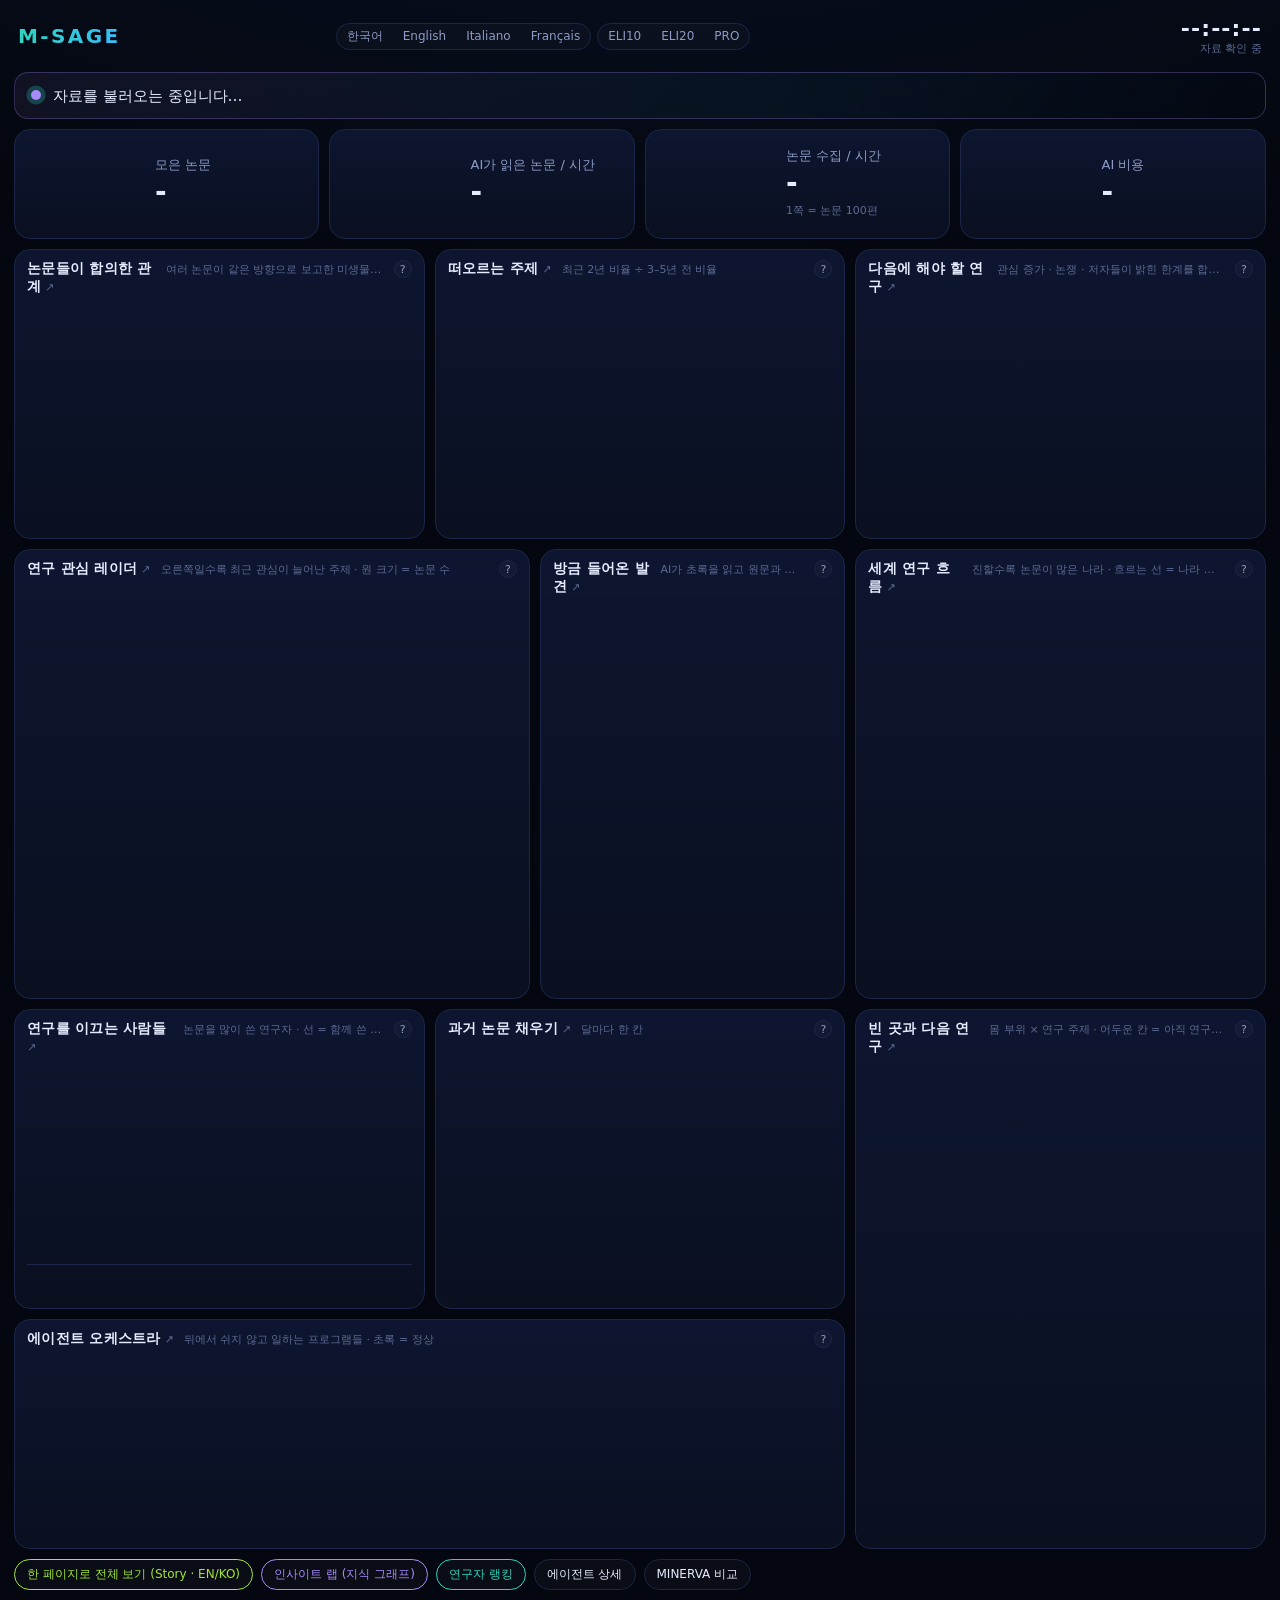
<file: index.html>
<!doctype html><html lang="ko"><head><meta charset="utf-8"><meta name="viewport" content="width=device-width, initial-scale=1">
<title>M-SAGE</title><meta http-equiv="refresh" content="0; url=cockpit.html"></head>
<body style="background:#04070f;color:#e6ecff;font-family:system-ui,sans-serif"><p><a href="story.html" style="color:#2dd4bf">M-SAGE story</a> · <a href="cockpit.html" style="color:#2dd4bf">cockpit</a></p></body></html>
</file>
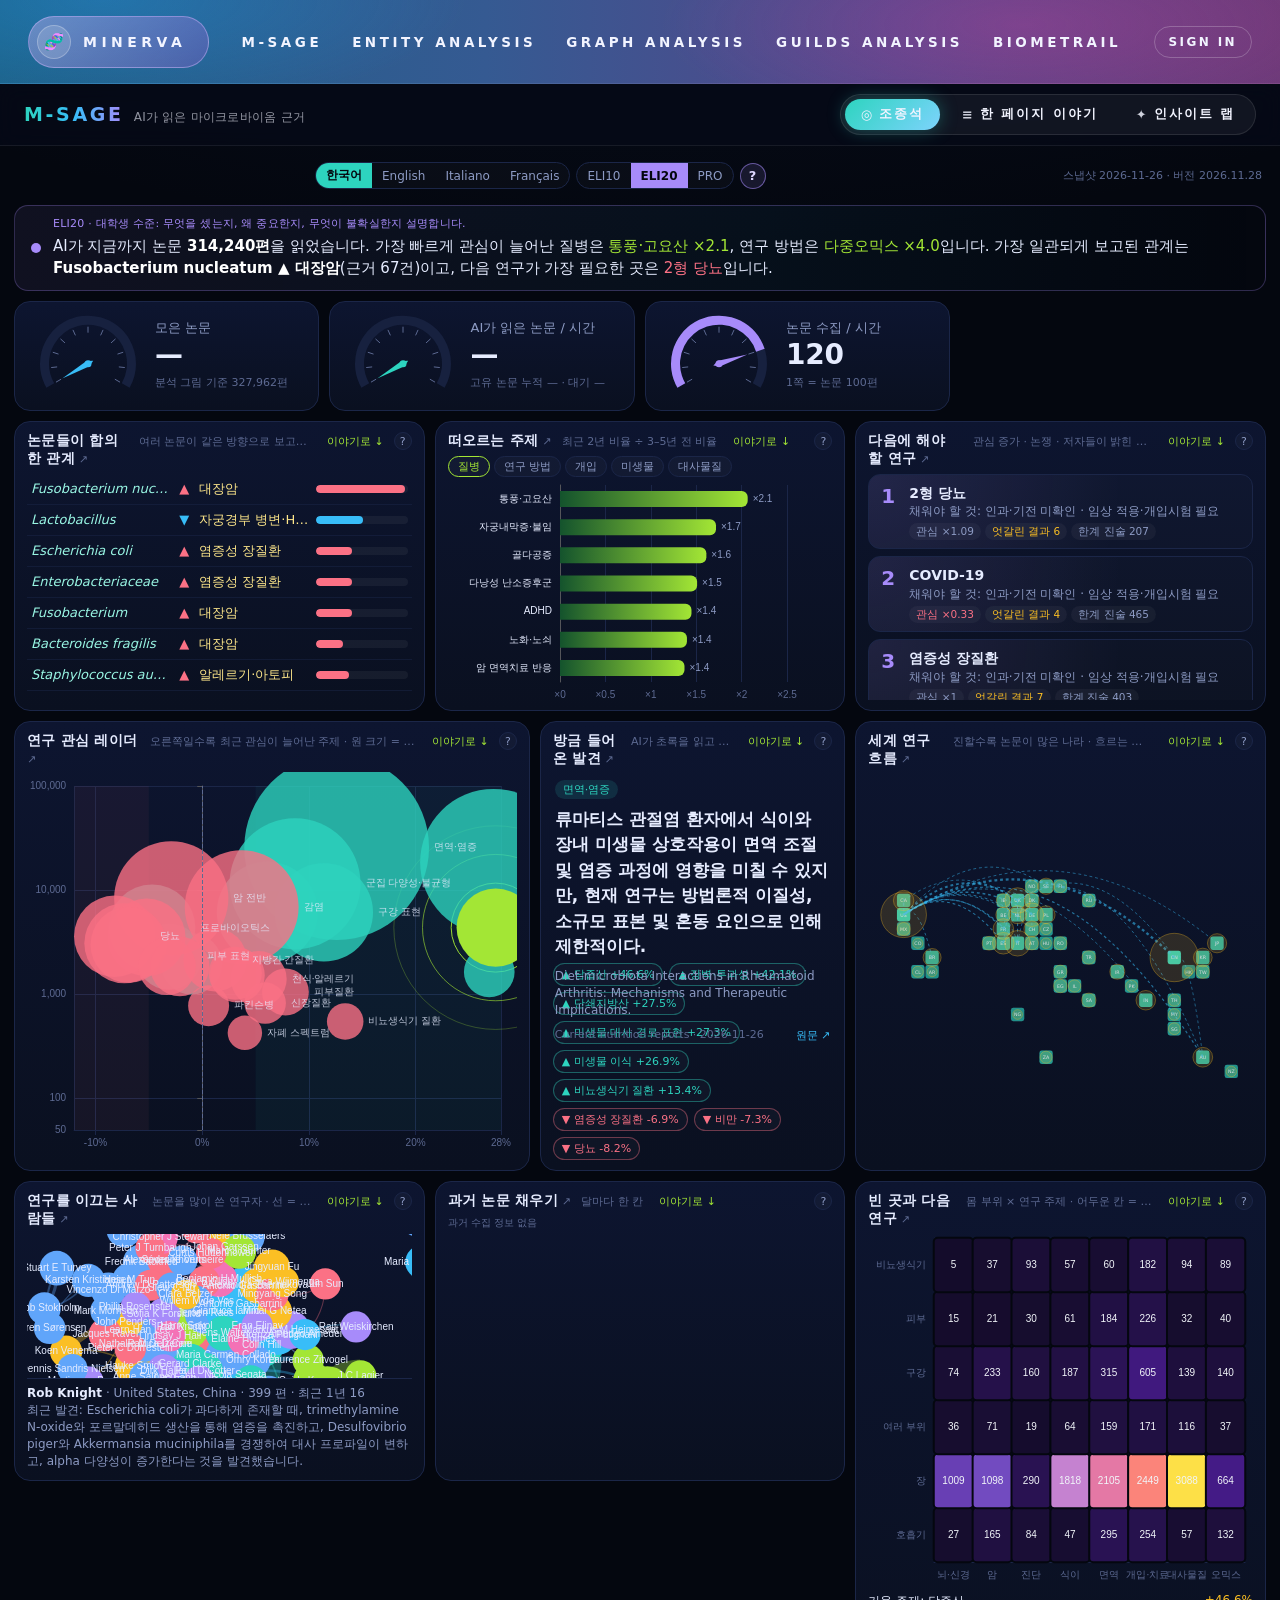
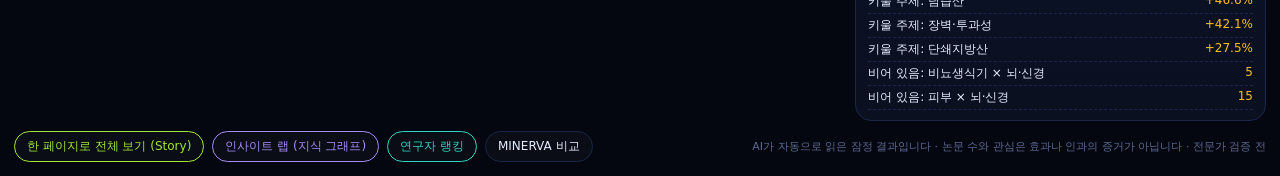
<file: cockpit.html>
<!doctype html>
<html lang="ko">
<head>
<meta charset="utf-8">
<meta name="viewport" content="width=device-width, initial-scale=1">
<title>M-SAGE 조종석 · 마이크로바이옴 연구 실시간</title>
<link rel="stylesheet" href="assets/cockpit.css?v=202611280023">
<link rel="stylesheet" href="assets/suite.css?v=202611280023">
<link rel="stylesheet" href="assets/custom.css?v=202611280023">
</head>
<body data-suite="cockpit">
<div class="cockpit">
  <header class="topbar">
    <div class="brand"><span class="logo">M-SAGE</span><nav class="views"><a class="on" href="cockpit.html">조종석</a><a href="story.html">한 페이지 이야기</a><a href="module.html?m=insights">인사이트 랩</a></nav></div>
    <div class="toggles"><div class="sw" id="sw-lang" role="group" aria-label="language"><button data-v="ko">한국어</button><button data-v="en">English</button><button data-v="it">Italiano</button><button data-v="fr">Français</button></div>
      <div class="sw lvl" id="sw-level" role="group" aria-label="reading level"><button data-v="eli10" title="10살 눈높이">ELI10</button><button data-v="eli20" title="대학생 눈높이">ELI20</button><button data-v="pro" title="연구자용">PRO</button></div></div>
    <div class="lights" id="lights"></div>
    <div class="clock"><span id="clock">--:--:--</span><small id="fresh">자료 확인 중</small></div>
  </header>

  <section class="brief" id="brief"><span class="pulse"></span><span class="btxt"><small class="levelnote" id="levelnote"></small><span id="brief-text">자료를 불러오는 중입니다…</span></span></section>

  <section class="gauges">
    <div class="gauge" data-tip="Europe PMC에서 모은 인체 마이크로바이옴 논문 수"><div class="g" id="g-papers"></div><div class="gl">모은 논문<b id="v-papers">-</b><small id="s-papers"></small></div></div>
    <div class="gauge" data-tip="AI가 지난 1시간 동안 초록을 읽고 원문 문장과 대조해 통과시킨 논문 수"><div class="g" id="g-read"></div><div class="gl">AI가 읽은 논문 / 시간<b id="v-read">-</b><small id="s-read"></small></div></div>
    <div class="gauge" data-tip="지난 1시간 동안 Europe PMC에서 받아 온 결과 쪽 수"><div class="g" id="g-collect"></div><div class="gl">논문 수집 / 시간<b id="v-collect">-</b><small id="s-collect">1쪽 = 논문 100편</small></div></div>
    <div class="gauge" data-tip="AI(Bedrock) 사용 비용. 사용자가 승인한 한도 안에서만 씁니다"><div class="g" id="g-cost"></div><div class="gl" id="l-cost">AI 비용<b id="v-cost">-</b><small id="s-cost"></small></div></div>
  </section>

  <section class="panel kg-cons">
    <div class="ph" onclick="location.href='module.html?m=insights'"><b>논문들이 합의한 관계</b><span>여러 논문이 같은 방향으로 보고한 미생물–질병 관계</span><i class="q" data-tip="빨강 ▲ = 그 질병에서 이 미생물이 많아졌다는 보고가 우세, 파랑 ▼ = 줄었다는 보고가 우세. 숫자는 근거 문장 수. 인과가 아니라 '함께 관찰됨'입니다.">?</i></div>
    <div class="cons" id="cons"></div>
  </section>

  <section class="panel kg-rise">
    <div class="ph" onclick="location.href='module.html?m=insights'"><b>떠오르는 주제</b><span id="rise-sub">최근 2년 비율 ÷ 3–5년 전 비율</span><i class="q" data-tip="연구자들의 관심이 빠르게 늘고 있는 질병·방법·개입입니다. ×2는 논문 속 등장 비율이 두 배가 됐다는 뜻.">?</i></div>
    <div class="seg mini" id="rise-seg"></div>
    <div class="chart" id="c-rise"></div>
  </section>

  <section class="panel kg-next">
    <div class="ph" onclick="location.href='module.html?m=insights'"><b>다음에 해야 할 연구</b><span>관심 증가 · 논쟁 · 저자들이 밝힌 한계를 합친 자동 순위</span><i class="q" data-tip="연구가 늘고 있는데 결론이 엇갈리거나 한계가 많이 지적된 분야일수록 위로 올라옵니다. 방향 제시일 뿐 판단은 아닙니다.">?</i></div>
    <div class="nexts" id="nexts"></div>
  </section>

  <section class="panel radar">
    <div class="ph" onclick="location.href='module.html?m=radar'"><b>연구 관심 레이더</b><span>오른쪽일수록 최근 관심이 늘어난 주제 · 원 크기 = 논문 수</span><i class="q" data-tip="가로축은 최근 3개월 동안 논문에서 차지하는 비율이 얼마나 변했는지, 세로축은 최근 논문 수입니다. 깜빡이는 초록 원이 가장 빠르게 뜨는 주제. 원을 누르면 그 주제의 최신 발견이 오른쪽에 나옵니다.">?</i></div>
    <div class="chart" id="c-radar"></div>
  </section>

  <section class="panel feed">
    <div class="ph" onclick="location.href='module.html?m=findings'"><b>방금 들어온 발견</b><span id="feed-theme">AI가 초록을 읽고 원문과 대조한 요약</span><i class="q" data-tip="새로 읽힌 논문의 핵심 결과를 한 문장으로 보여 줍니다. 7초마다 바뀌고, '원문'을 누르면 논문으로 갑니다.">?</i></div>
    <div class="ticker" id="ticker"></div>
    <div class="movers" id="movers"></div>
  </section>

  <section class="panel world">
    <div class="ph" onclick="location.href='module.html?m=world'"><b>세계 연구 흐름</b><span>진할수록 논문이 많은 나라 · 흐르는 선 = 나라 간 공동 연구</span><i class="q" data-tip="저자 소속 국가 기준입니다. 노란 원이 클수록 그 나라에서 나온 논문이 많습니다.">?</i></div>
    <div class="tilemap" id="tilemap"></div>
  </section>

  <section class="panel people">
    <div class="ph" onclick="location.href='module.html?m=people'"><b>연구를 이끄는 사람들</b><span>논문을 많이 쓴 연구자 · 선 = 함께 쓴 논문</span><i class="q" data-tip="별 크기는 논문 수, 색은 나라입니다. 별을 누르면 아래에 그 연구자의 최근 발견이 나옵니다.">?</i></div>
    <div class="chart" id="c-people"></div>
    <div class="who" id="who"></div>
  </section>

  <section class="panel backfill">
    <div class="ph" onclick="location.href='module.html?m=backfill'"><b>과거 논문 채우기</b><span id="bf-sub">달마다 한 칸</span><i class="q" data-tip="2015년부터 지금까지 달마다 논문을 정해진 수만큼 모읍니다. 초록 칸 = 다 모은 달, 노란 칸 = 지금 모으는 달.">?</i></div>
    <div class="mgrid" id="mgrid"></div>
    <div class="years" id="years"></div>
  </section>

  <section class="panel gaps">
    <div class="ph" onclick="location.href='module.html?m=gaps'"><b>빈 곳과 다음 연구</b><span>몸 부위 × 연구 주제 · 어두운 칸 = 아직 연구가 적은 곳</span><i class="q" data-tip="칸의 숫자는 논문 수입니다. 어두운 칸은 앞으로 연구할 여지가 큰 조합일 수 있습니다.">?</i></div>
    <div class="chart" id="c-gaps"></div>
    <ul class="next" id="next"></ul>
  </section>

  <section class="panel log">
    <div class="ph" onclick="location.href='module.html?m=agents'"><b>에이전트 오케스트라</b><span>뒤에서 쉬지 않고 일하는 프로그램들 · 초록 = 정상</span><i class="q" data-tip="수집·판독·지식 그래프·Neo4j·MINERVA 사본 같은 작업이 각각 정상인지 보여 줍니다. 노랑은 주의, 빨강은 멈춤.">?</i></div>
    <div class="agents" id="agents"></div>
    <div class="spark" id="spark"></div>
    <ul class="events" id="events" hidden></ul>
  </section>

  <nav class="dock">
    <a class="pri" href="story.html" style="border-color:#a3e635;color:#a3e635">한 페이지로 전체 보기 (Story · EN/KO)</a>
    <a class="pri" href="module.html?m=insights" style="border-color:#a78bfa;color:#a78bfa">인사이트 랩 (지식 그래프)</a>
    <a class="pri" href="module.html?m=people" style="border-color:#2dd4bf;color:#2dd4bf">연구자 랭킹</a>
    <a class="pri" href="module.html?m=agents">에이전트 상세</a>
    <a class="pri" href="module.html?m=minerva">MINERVA 비교</a>
    
    
    <span class="disclaimer">AI가 자동으로 읽은 잠정 결과입니다 · 논문 수와 관심은 효과나 인과의 증거가 아닙니다 · 전문가 검증 전</span>
  </nav>
</div>
<div class="tip" id="tip"></div>
<script src="data/msage-data.js?v=202611280023"></script>
<script src="messages.js"></script>
<script src="assets/echarts.min.js?v=202611280023" defer></script>
<script src="assets/cockpit.js?v=202611280023" defer></script>
<script src="assets/suite.js?v=202611280023" defer></script>
<script src="assets/custom.js?v=202611280023" defer></script>
</body>
</html>
</file>
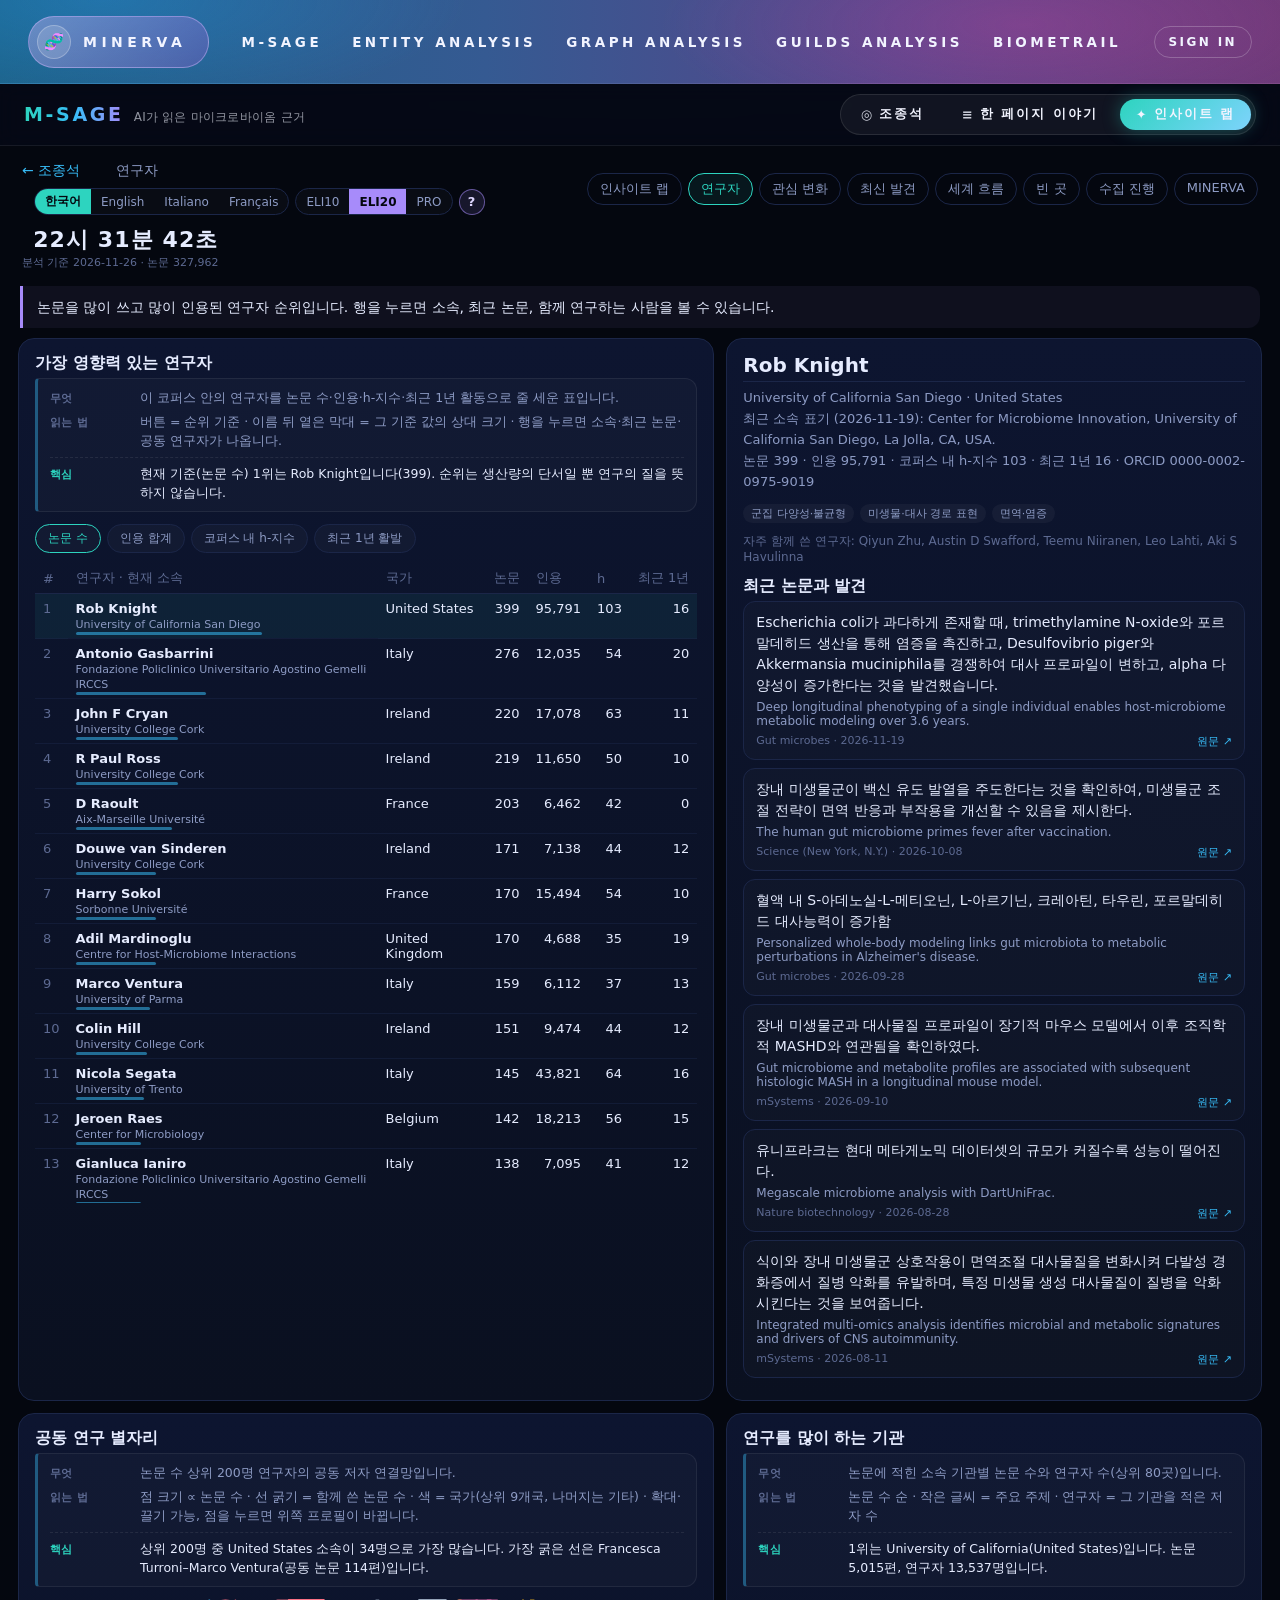
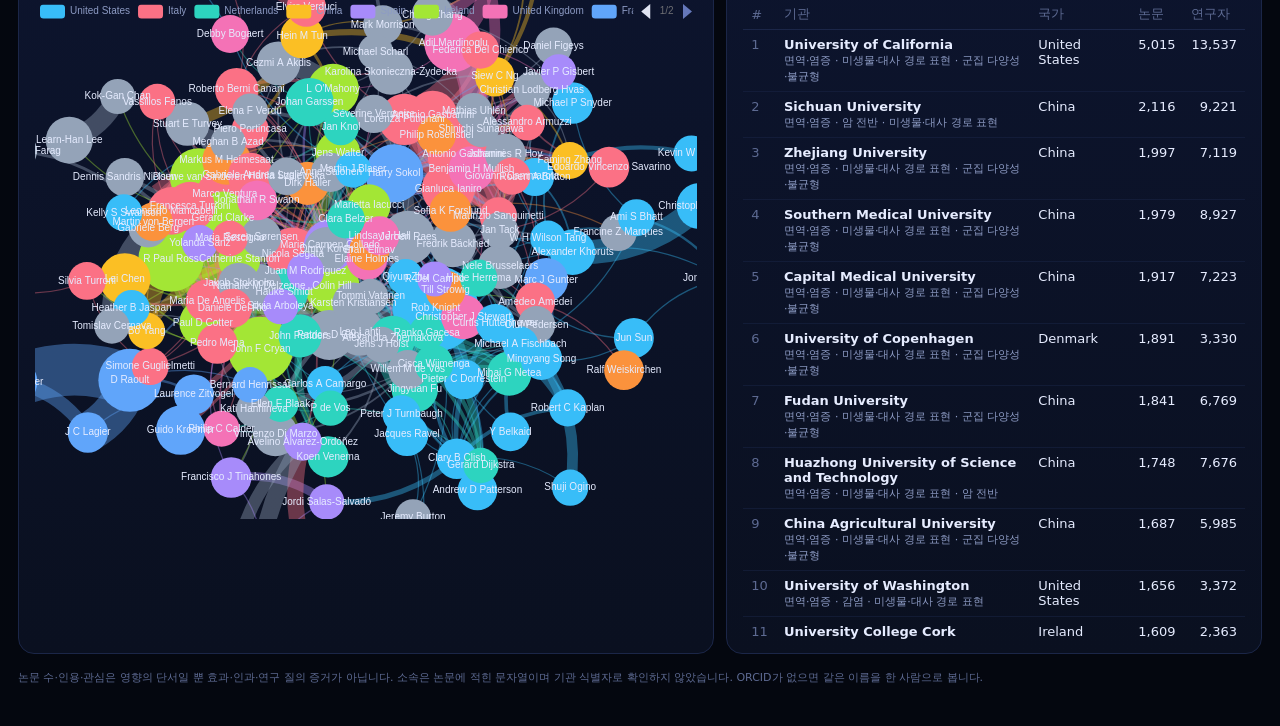
<file: module.html>
<!doctype html>
<html lang="ko">
<head>
<meta charset="utf-8">
<meta name="viewport" content="width=device-width, initial-scale=1">
<title>M-SAGE 조종석 · 상세</title>
<link rel="stylesheet" href="assets/cockpit.css?v=202611280023">
<link rel="stylesheet" href="assets/module.css?v=202611280023">
<link rel="stylesheet" href="assets/suite.css?v=202611280023">
<link rel="stylesheet" href="assets/custom.css?v=202611280023">
</head>
<body data-suite="lab">
<div class="mod">
  <header class="topbar">
    <div class="brand"><a class="back" href="cockpit.html">← 조종석</a><span class="logo">M-SAGE</span><span class="sub" id="mod-title">상세</span><nav class="views"><a href="cockpit.html">조종석</a><a href="story.html" id="mod-story">한 페이지 이야기</a><a href="module.html?m=insights">인사이트 랩</a></nav></div>
<script>(function(){var m=new URLSearchParams(location.search).get("m")||"",s={insights:"consensus",minerva:"minerva",findings:"findings",radar:"radar",people:"people",world:"world",agents:"engine",backfill:"engine",gaps:"gaps"}[m];
if(s)document.getElementById("mod-story").href="story.html#s-"+s;document.querySelectorAll(".views a").forEach(function(a){if(a.getAttribute("href")==="module.html?m="+m)a.className="on";});})();</script>
    <nav class="tabs" id="tabs"></nav>
    <div class="clock"><span id="clock">--:--:--</span><small id="fresh"></small></div>
  </header>
  <p class="intro" id="intro"></p>
  <main id="view"></main>
  <p class="disclaimer2">논문 수·인용·관심은 영향의 단서일 뿐 효과·인과·연구 질의 증거가 아닙니다. 소속은 논문에 적힌 문자열이며 기관 식별자로 확인하지 않았습니다. ORCID가 없으면 같은 이름을 한 사람으로 봅니다.</p>
</div>
<div class="tip" id="tip"></div>
<script src="data/msage-data.js?v=202611280023"></script>
<script src="messages.js"></script>
<script src="assets/echarts.min.js?v=202611280023"></script>
<script src="assets/module.js?v=202611280023"></script>
<script src="assets/suite.js?v=202611280023" defer></script>
<script src="assets/custom.js?v=202611280023" defer></script>
</body>
</html>
</file>
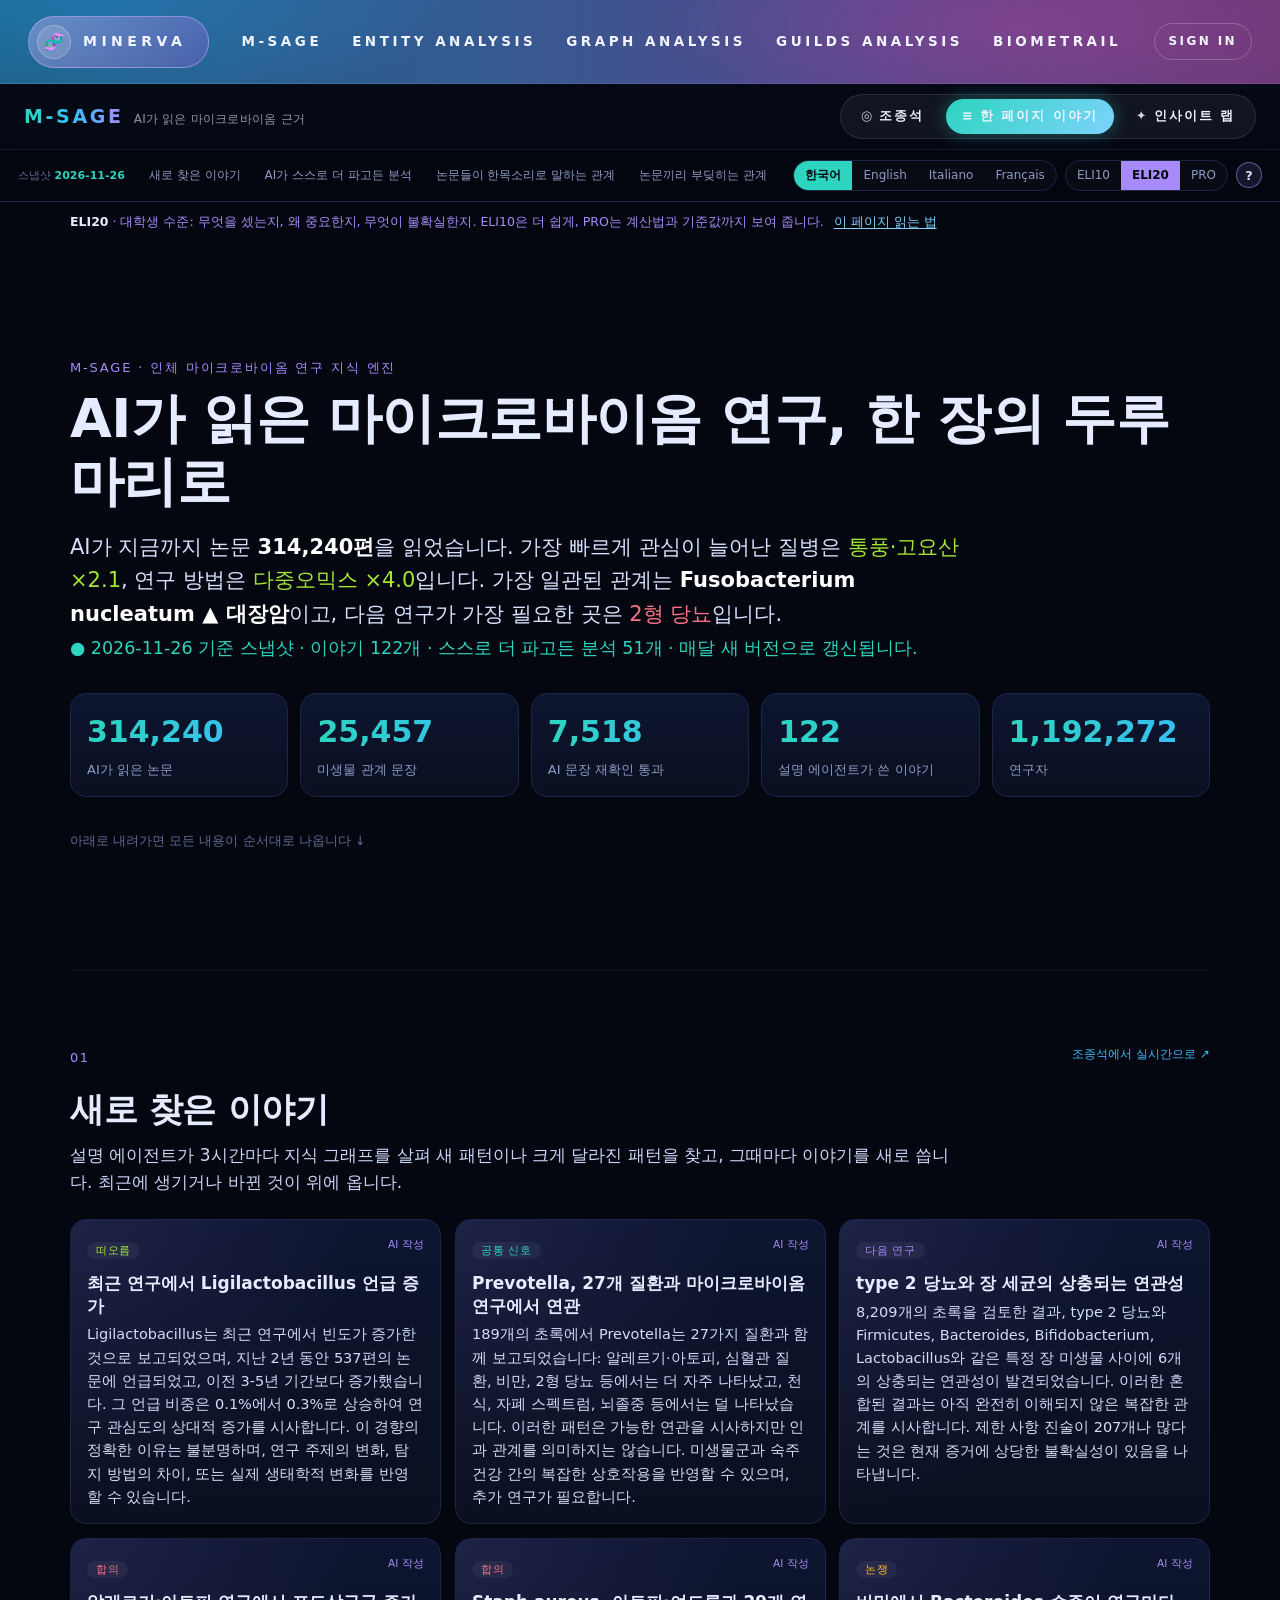
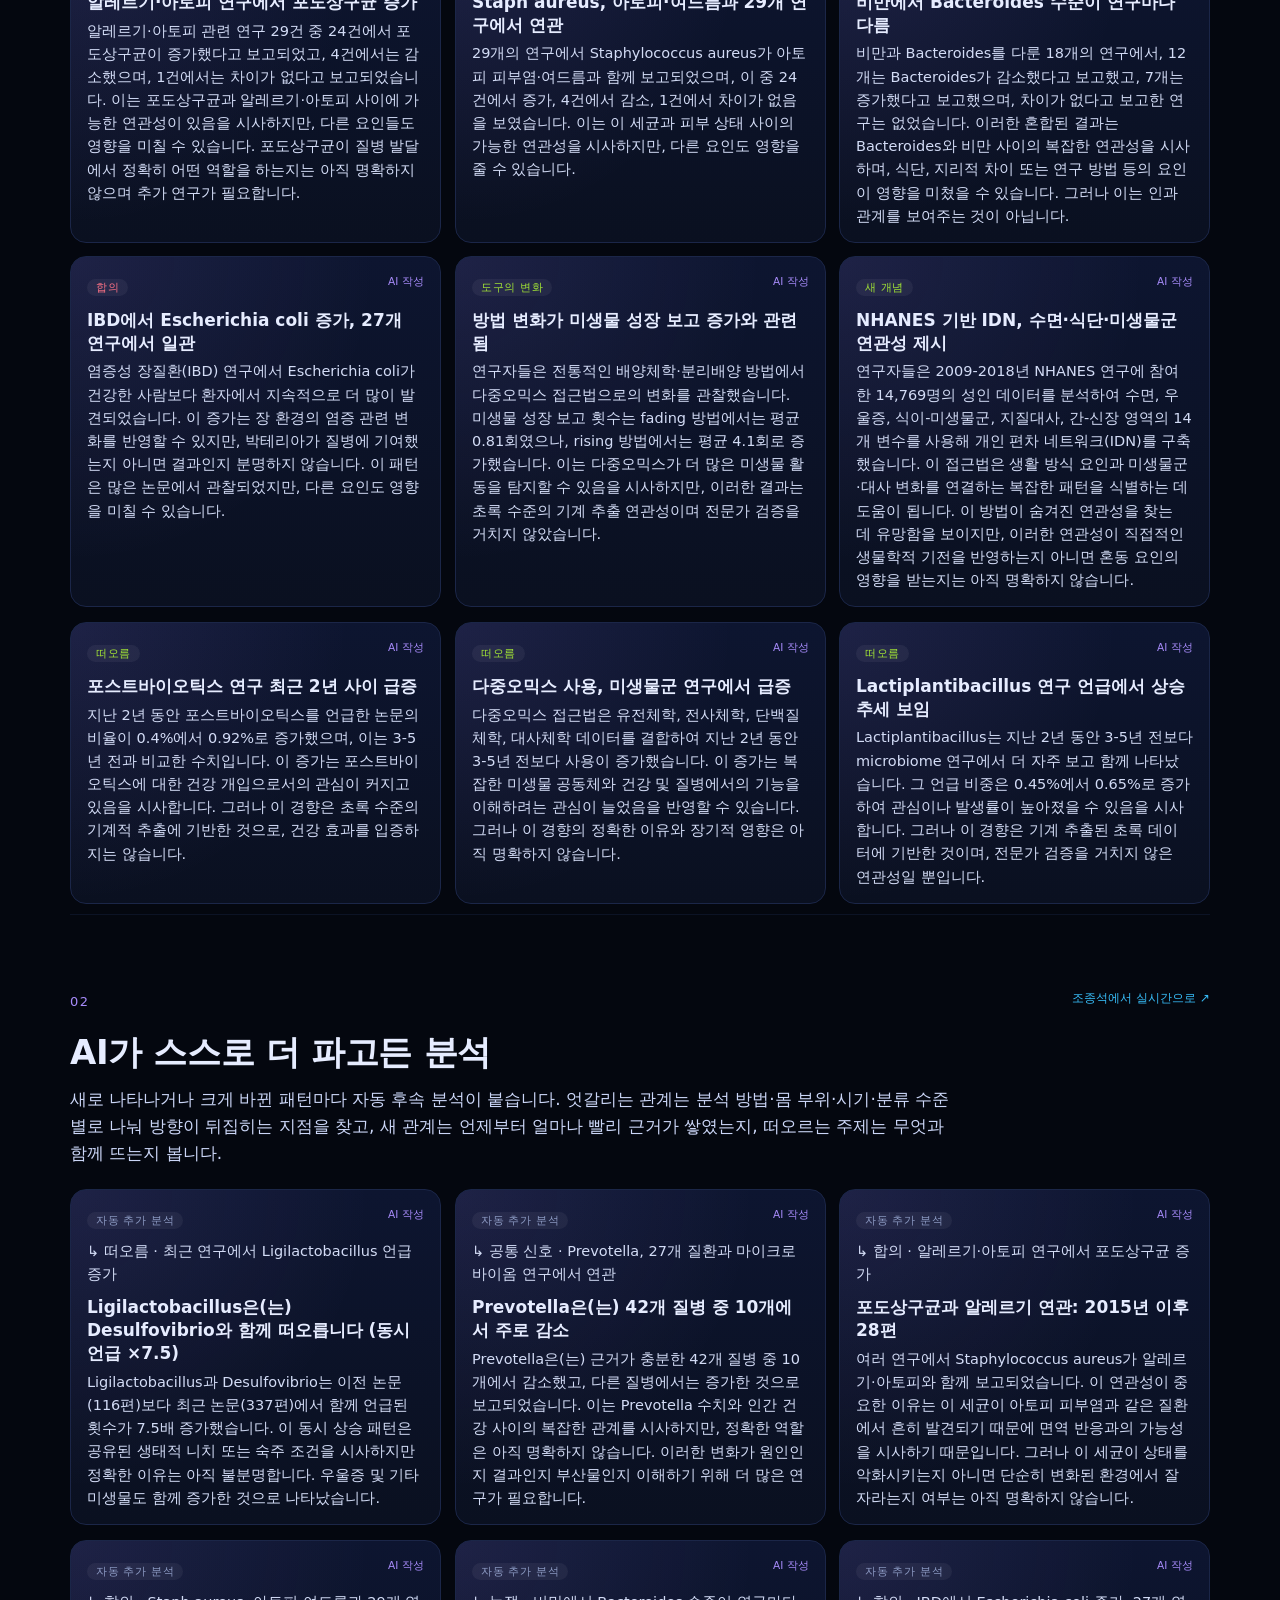
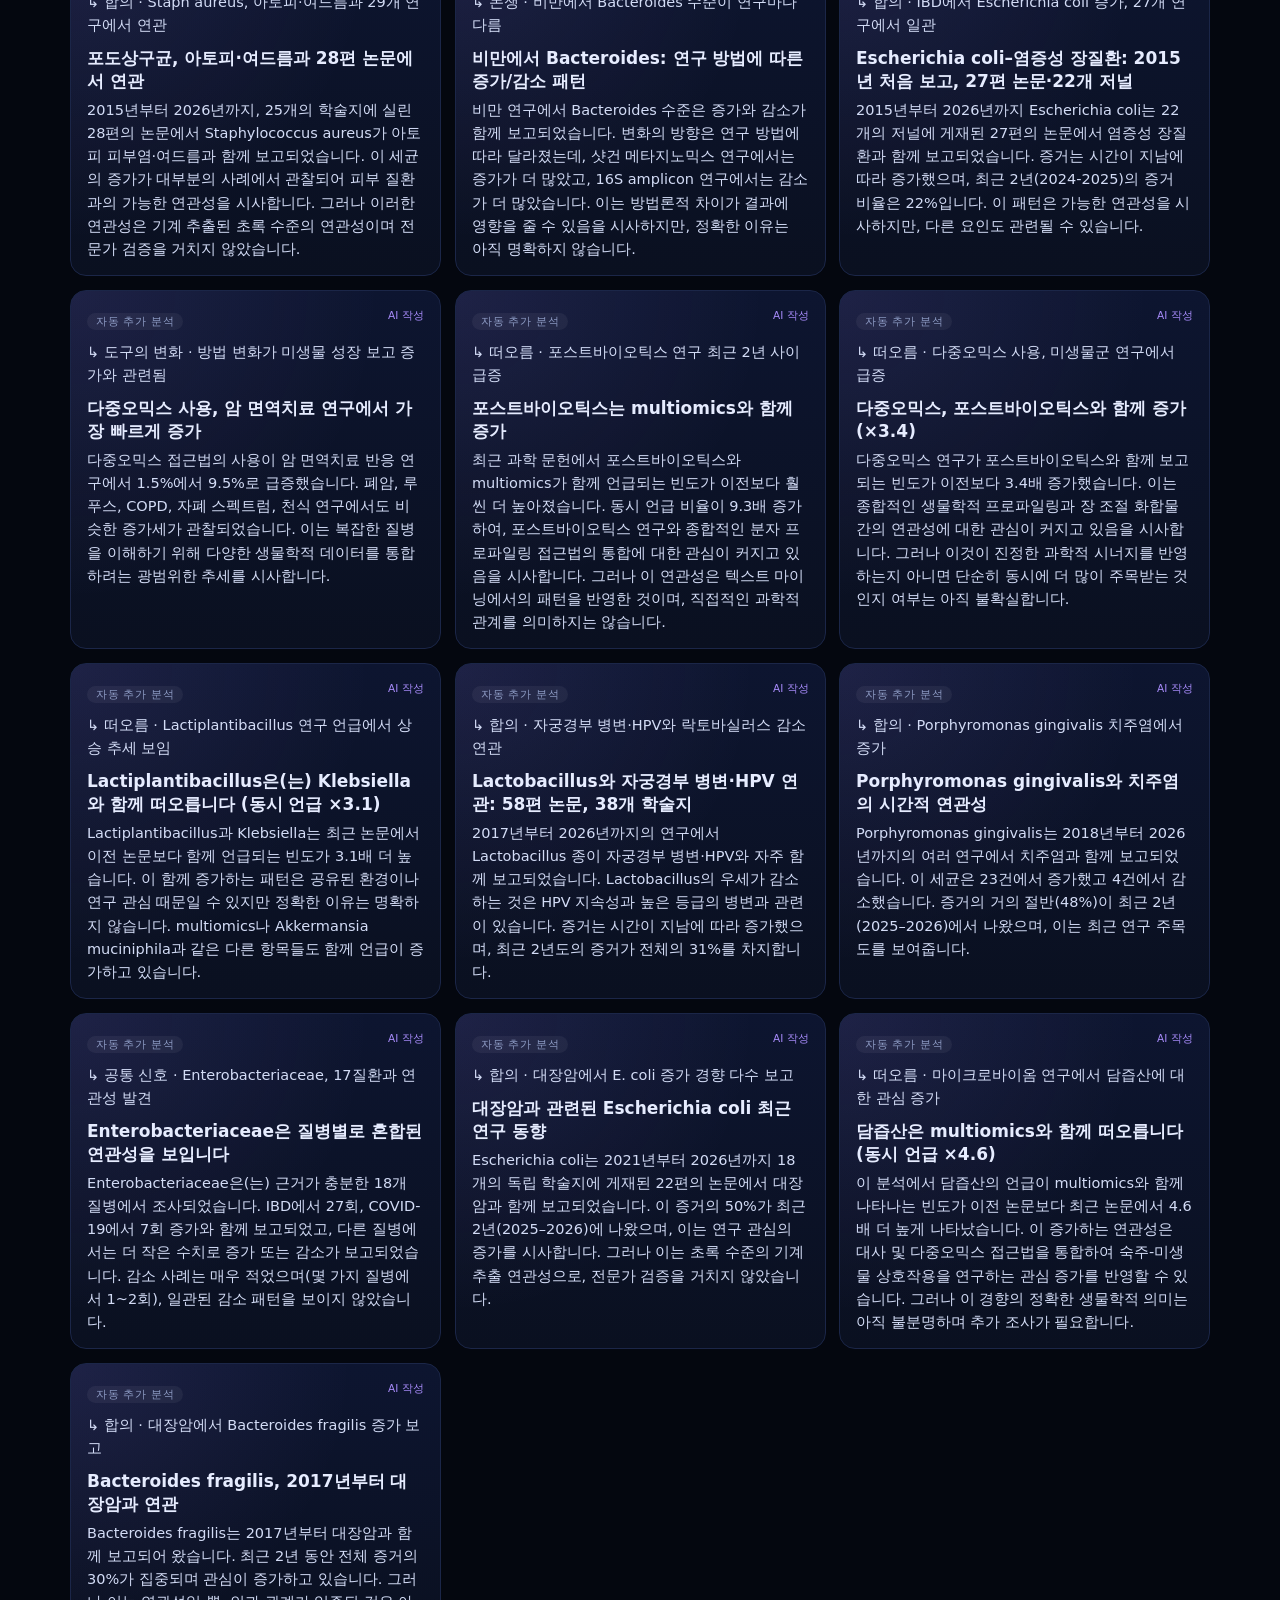
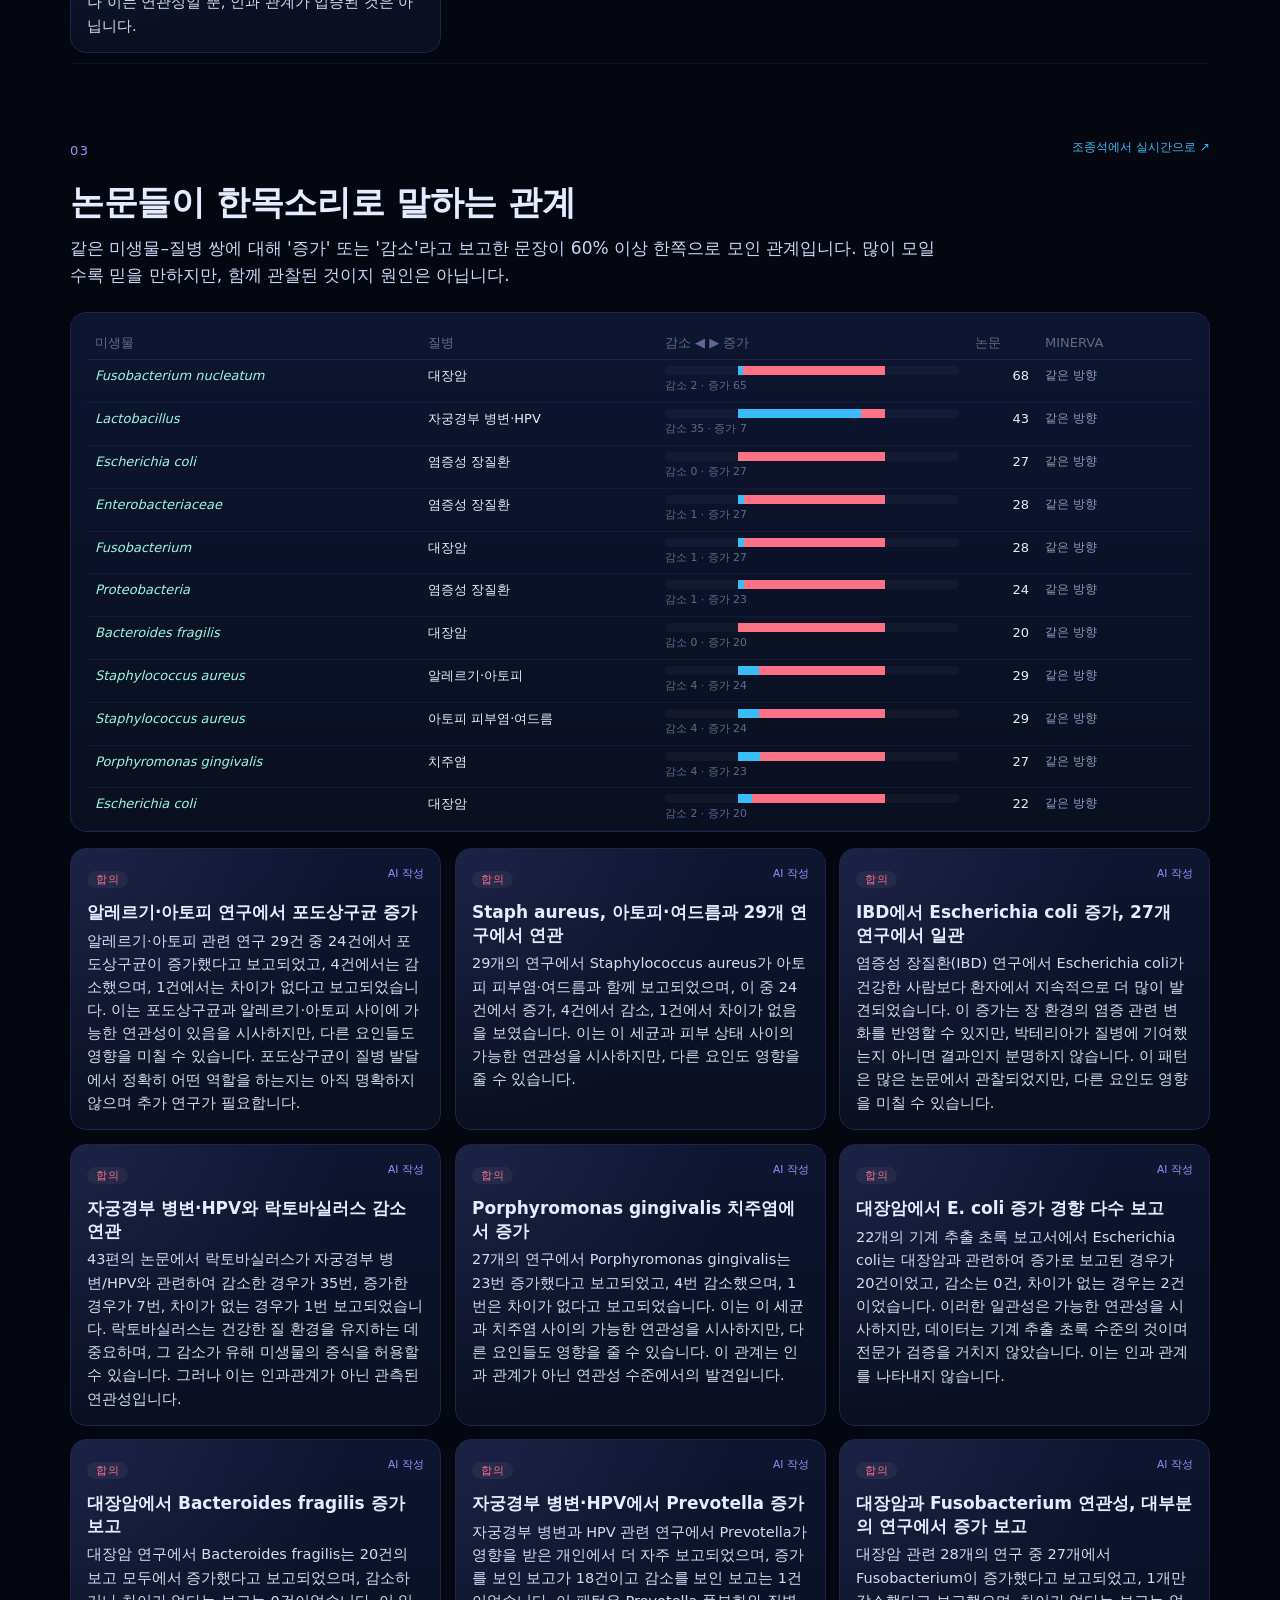
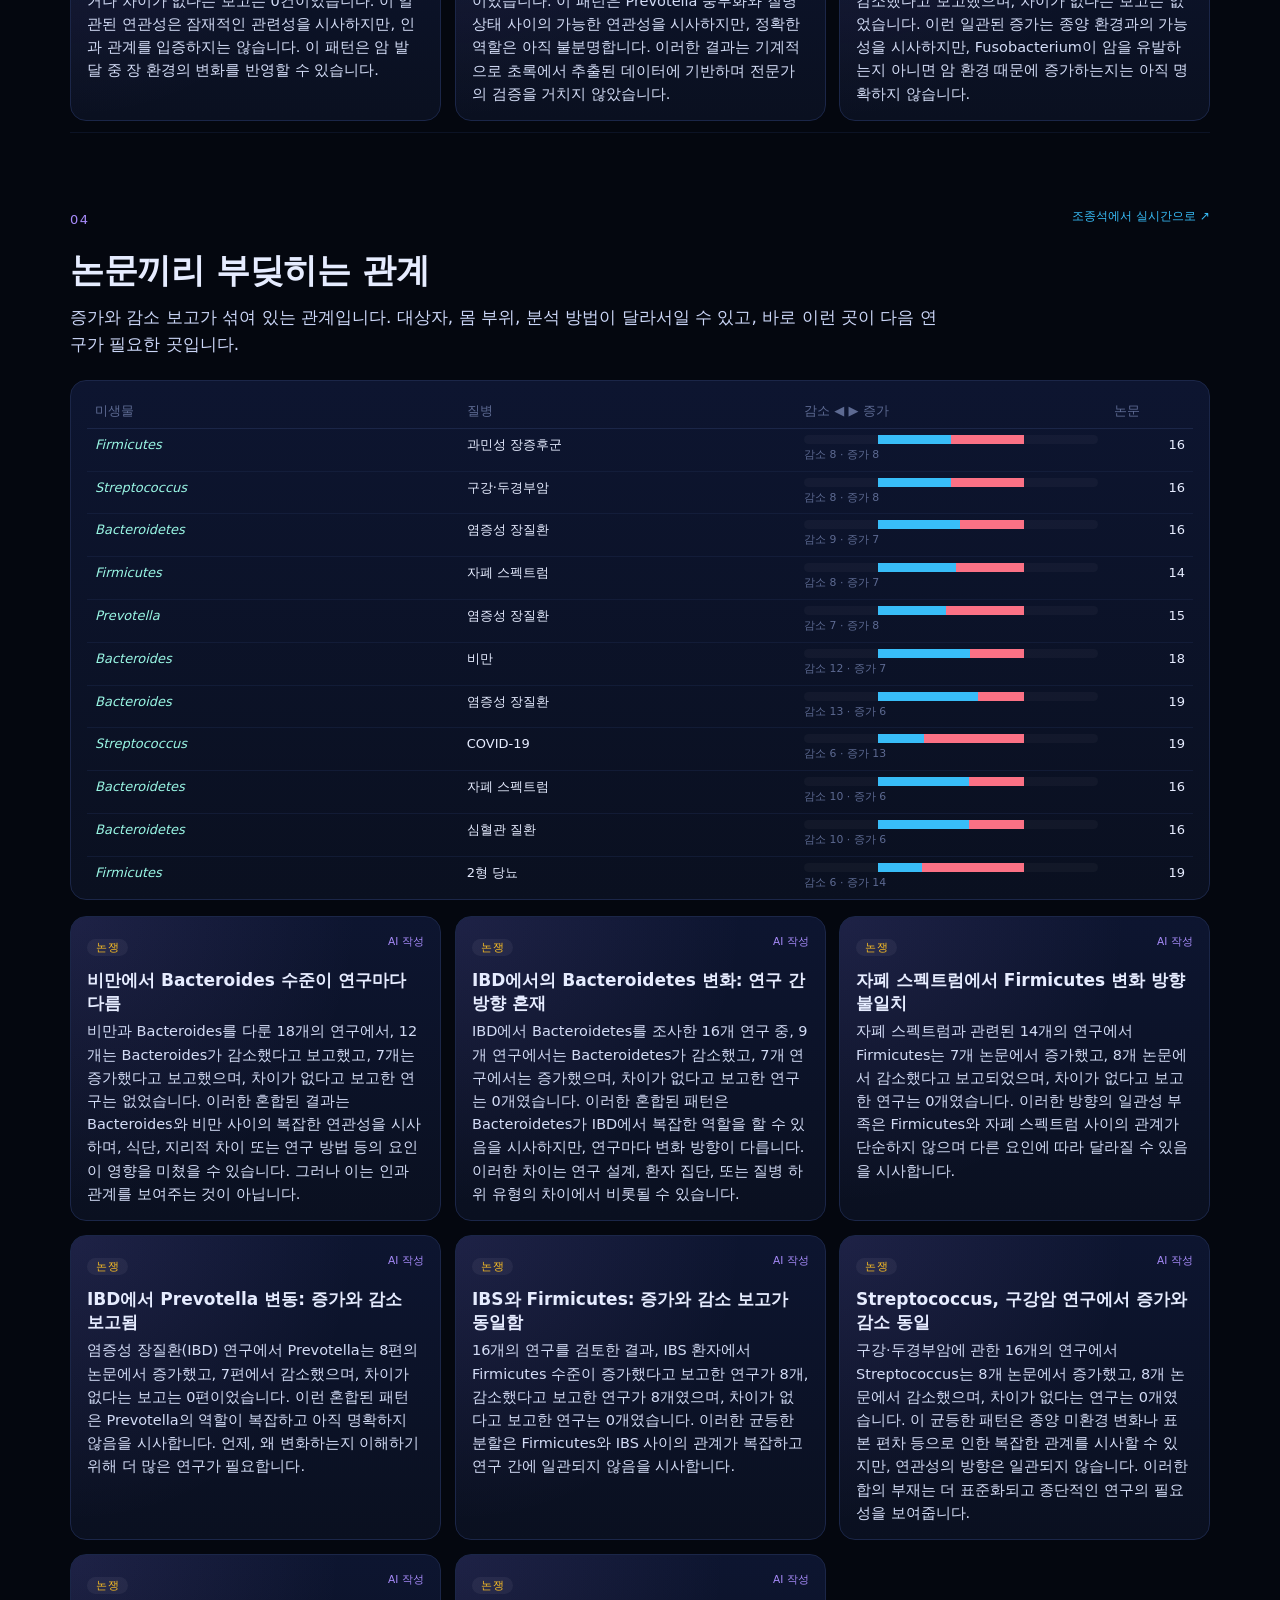
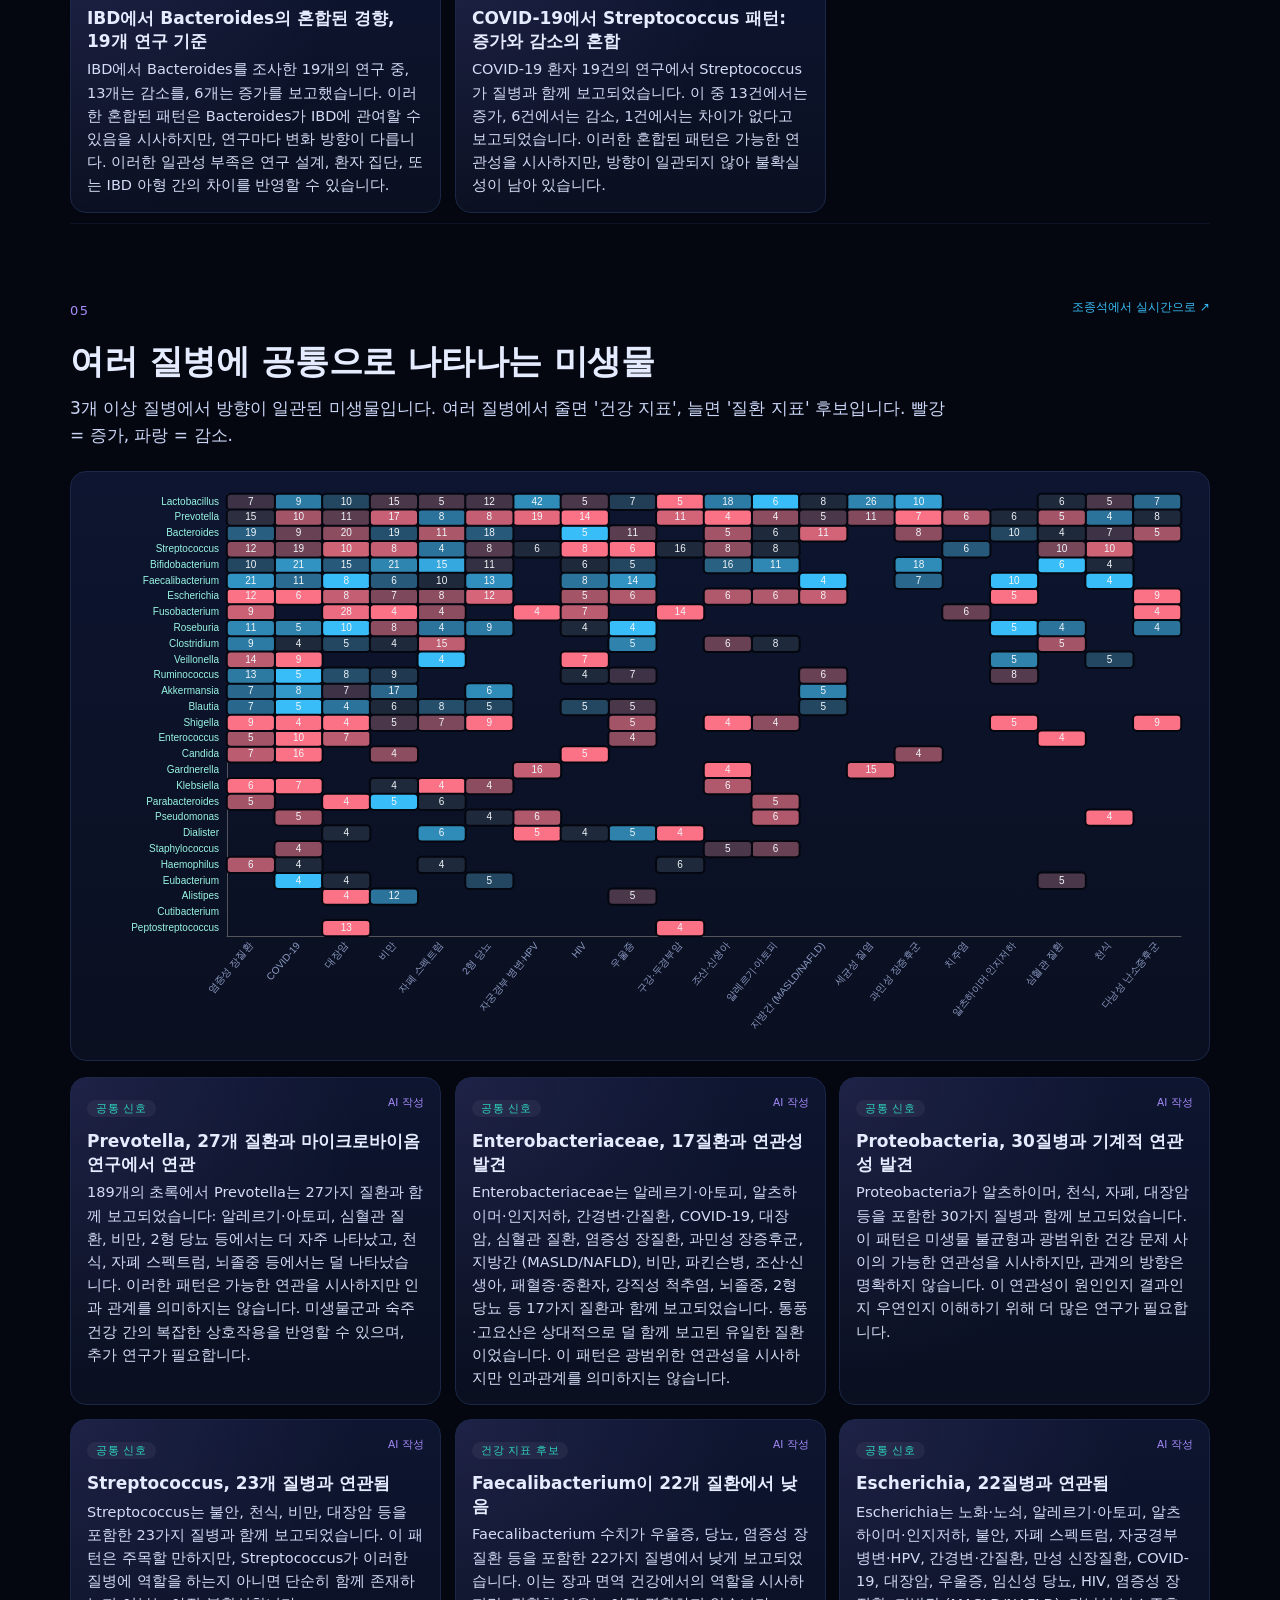
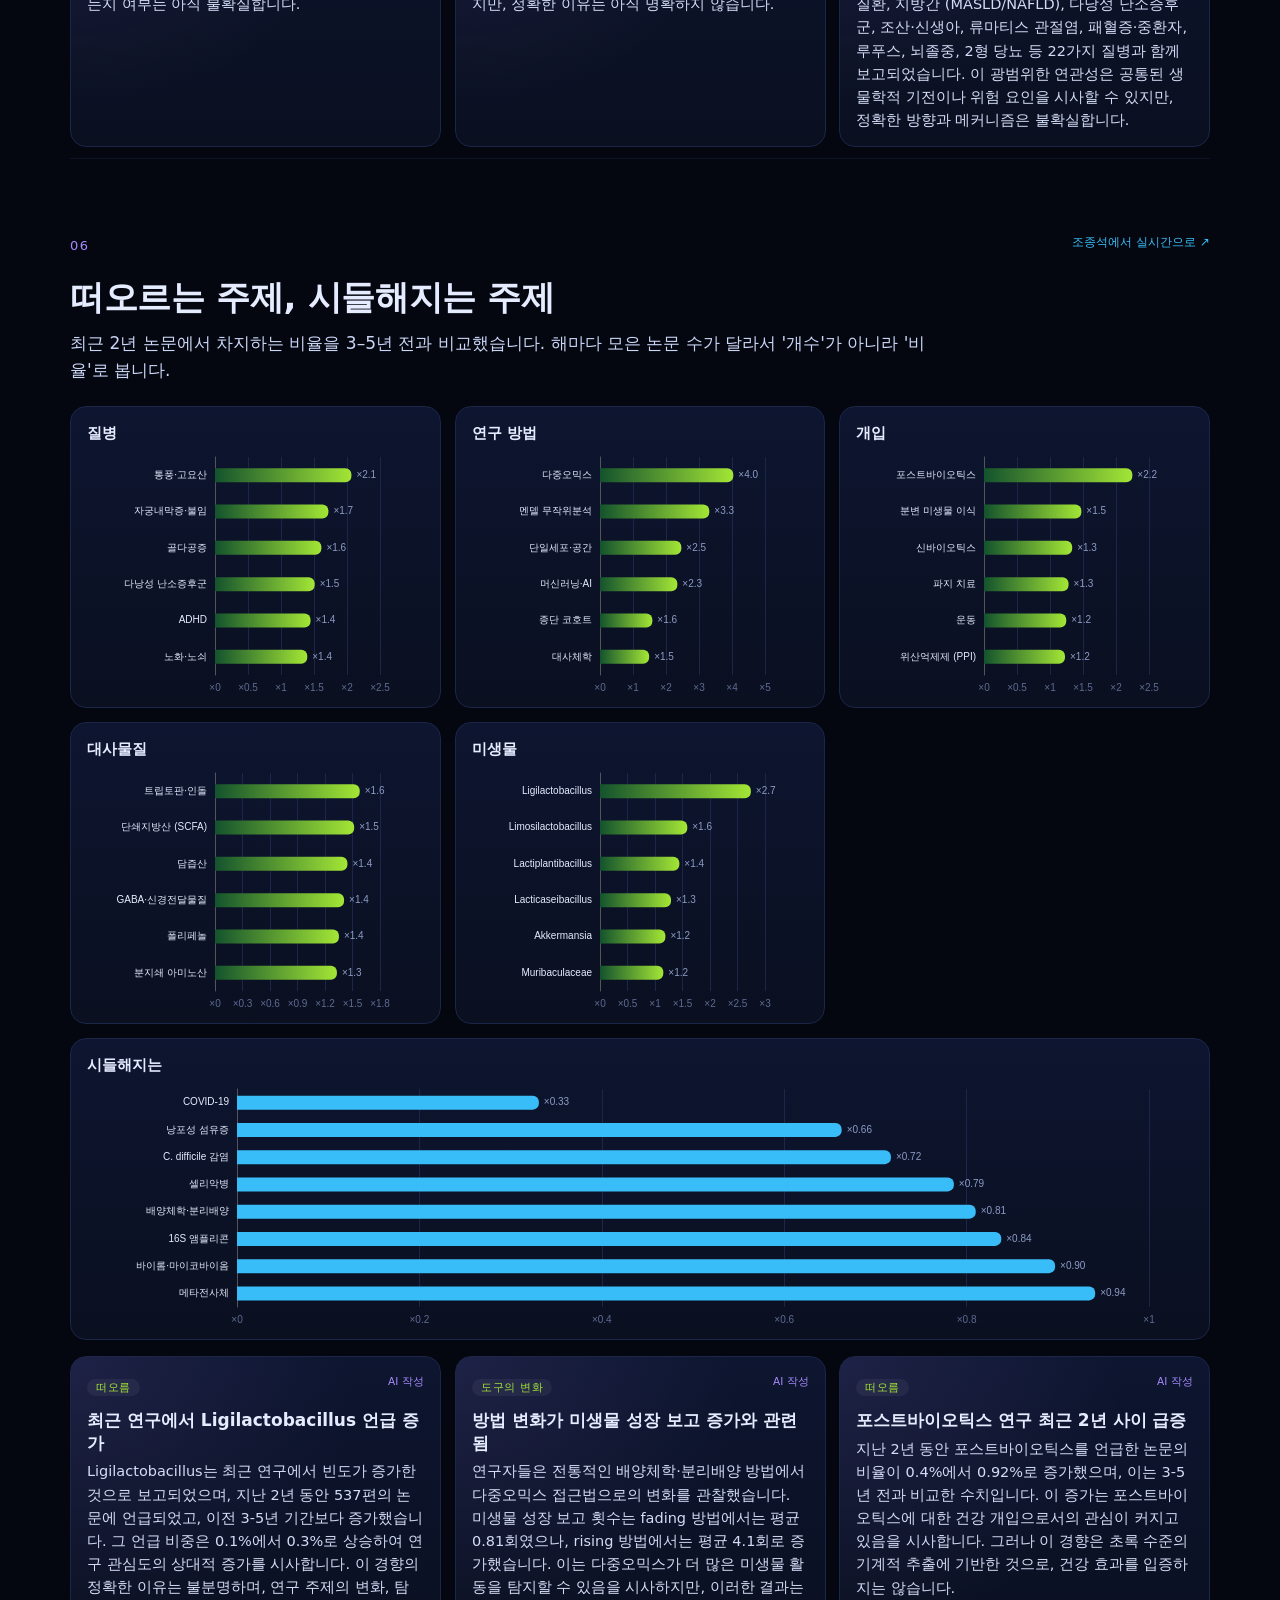
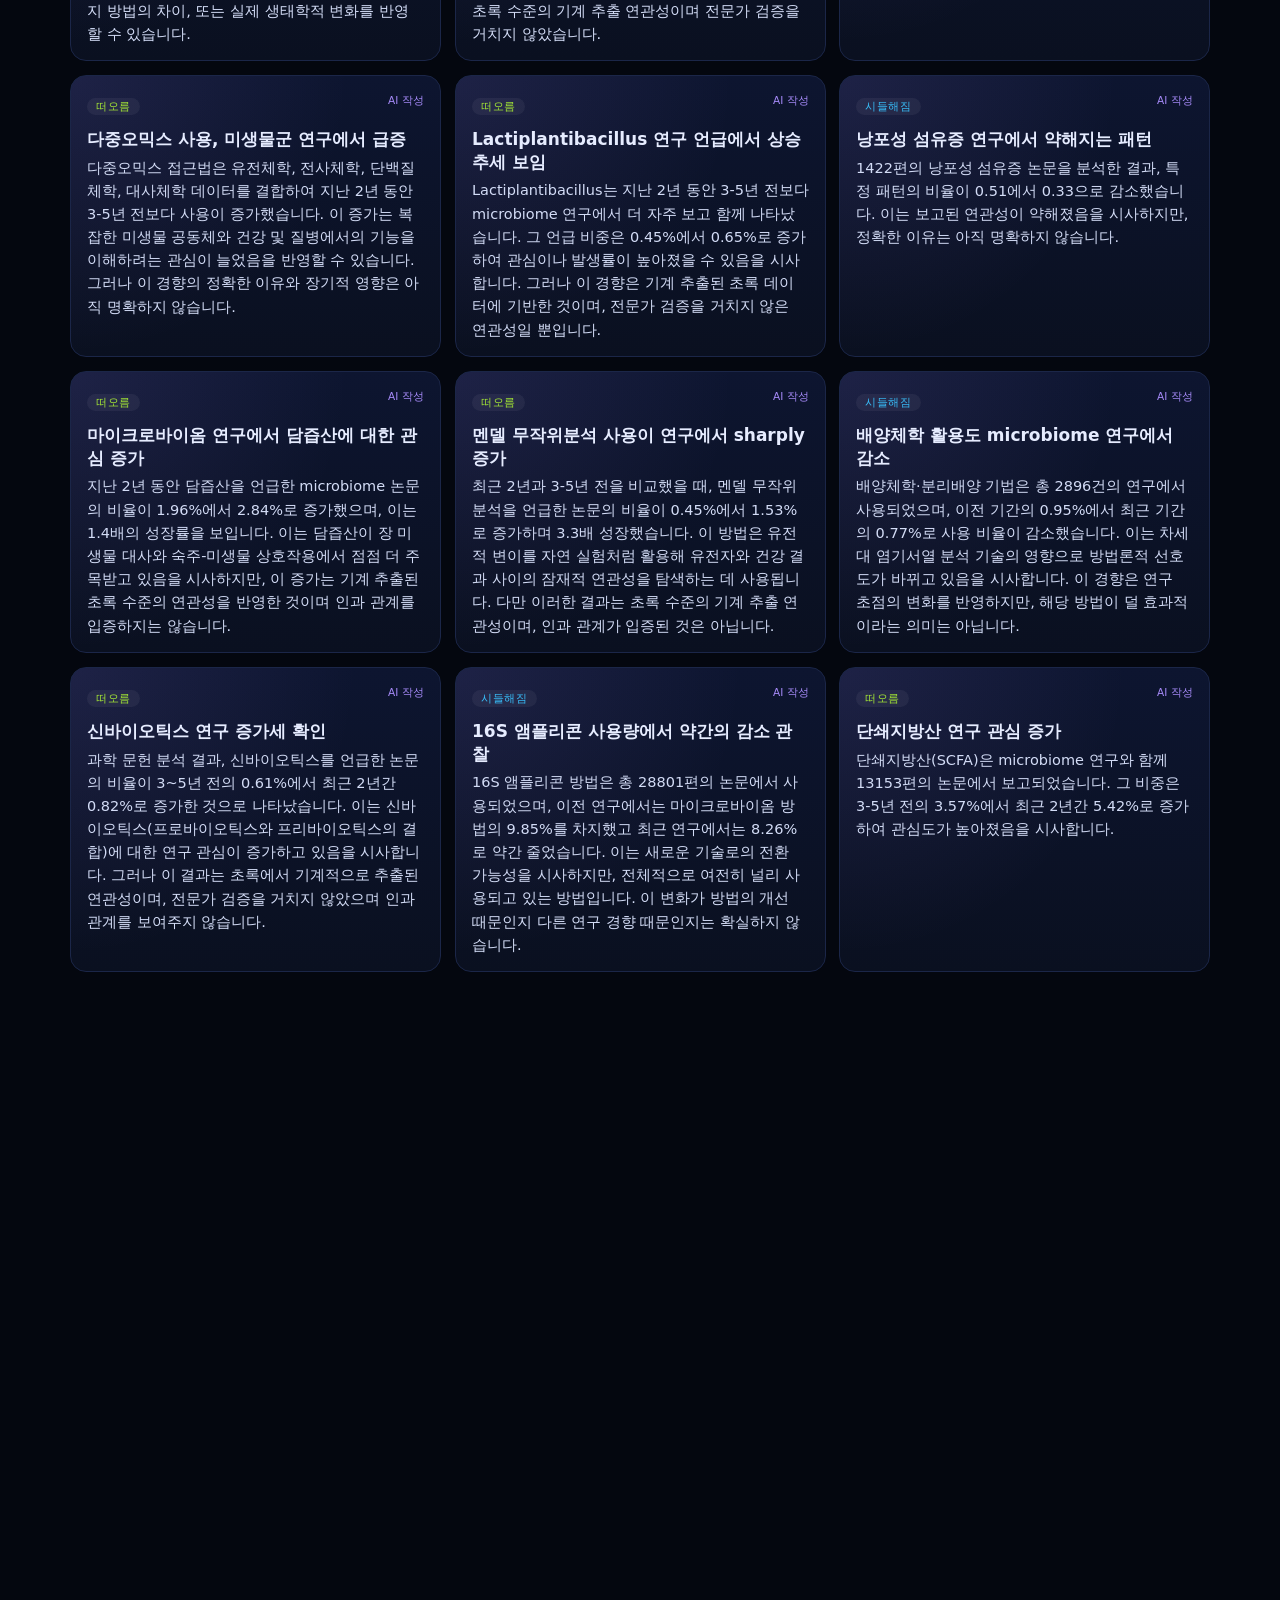
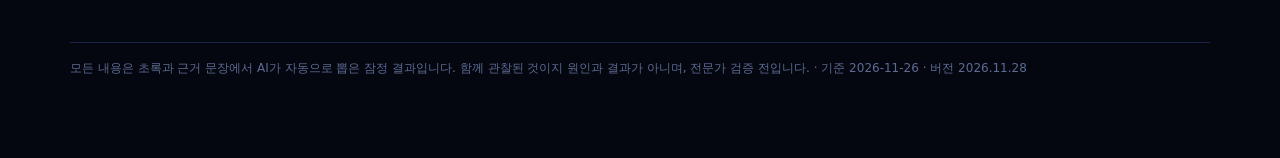
<file: story.html>
<!doctype html>
<html lang="ko">
<head>
<meta charset="utf-8">
<meta name="viewport" content="width=device-width, initial-scale=1">
<title>M-SAGE · 마이크로바이옴 연구 이야기</title>
<link rel="stylesheet" href="assets/story.css?v=202611280023">
<link rel="stylesheet" href="assets/suite.css?v=202611280023">
<link rel="stylesheet" href="assets/custom.css?v=202611280023">
</head>
<body data-suite="story">
<header class="bar" id="bar">
  <a class="logo" href="#top">M-SAGE</a>
  <nav class="views"><a href="cockpit.html" data-t="nav_cockpit"></a><a class="on" href="story.html" data-t="nav_story"></a><a href="module.html?m=insights" data-t="nav_lab"></a></nav>
  <span class="livestrip" id="livestrip"></span>
  <nav class="toc" id="toc"></nav>
  <div class="toggles">
    <div class="sw" id="sw-lang" role="group" aria-label="language"><button data-v="ko">한국어</button><button data-v="en">English</button><button data-v="it">Italiano</button><button data-v="fr">Français</button></div>
    <div class="sw" id="sw-level" role="group" aria-label="reading level"><button data-v="eli10">ELI10</button><button data-v="eli20">ELI20</button><button data-v="pro">PRO</button></div>
  </div>
</header>
<div class="progress"><i id="prog"></i></div>
<div class="levelnote" id="levelnote"></div>
<main id="top">
  <section class="hero" id="s-hero">
    <p class="kicker" data-t="kicker"></p>
    <h1 data-t="title"></h1>
    <p class="brief" id="brief"></p>
    <div class="counters" id="counters"></div>
    <p class="scrollhint" data-t="scroll"></p>
  </section>
  <div id="sections"></div>
  <footer class="foot" id="foot"></footer>
</main>
<div class="tip" id="tip"></div>
<script src="data/msage-data.js?v=202611280023"></script>
<script src="messages.js"></script>
<script src="assets/echarts.min.js?v=202611280023" defer></script>
<script src="assets/story.js?v=202611280023" defer></script>
<script src="assets/suite.js?v=202611280023" defer></script>
<script src="assets/custom.js?v=202611280023" defer></script>
</body>
</html>
</file>
<file: assets/cockpit.css>
:root{--bg:#04070f;--panel:#0a1020;--panel2:#0d1530;--line:#1b2648;--text:#e6ecff;--muted:#8d9bc4;--dim:#5d6a92;
--teal:#2dd4bf;--coral:#fb7185;--amber:#fbbf24;--violet:#a78bfa;--sky:#38bdf8;--lime:#a3e635}
*{box-sizing:border-box}
html,body{margin:0;overflow-x:hidden;background:var(--bg);color:var(--text);font-family:"Pretendard","Apple SD Gothic Neo","Noto Sans KR",system-ui,sans-serif}
body{background:radial-gradient(1200px 600px at 50% -20%,#14306b44,transparent),var(--bg)}
.cockpit{display:grid;gap:10px;padding:10px 14px 14px;min-height:100vh;
grid-template-columns:repeat(12,minmax(0,1fr));
grid-template-areas:
"top top top top top top top top top top top top"
"bri bri bri bri bri bri bri bri bri bri bri bri"
"gau gau gau gau gau gau gau gau gau gau gau gau"
"kc kc kc kc kr kr kr kr kn kn kn kn"
"rad rad rad rad rad fed fed fed wor wor wor wor"
"rad rad rad rad rad fed fed fed wor wor wor wor"
"peo peo peo peo bf bf bf bf gap gap gap gap"
"log log log log log log log log gap gap gap gap"
"dock dock dock dock dock dock dock dock dock dock dock dock";
grid-template-rows:auto auto auto 290px 230px 210px 300px 230px auto}
.topbar{grid-area:top;display:flex;align-items:center;justify-content:space-between;gap:16px;padding:6px 4px}
.brand .logo{font-weight:800;letter-spacing:.12em;font-size:20px;background:linear-gradient(90deg,var(--teal),var(--sky));-webkit-background-clip:text;background-clip:text;color:transparent}
.brand .sub{color:var(--muted);margin-left:10px;font-size:14px}
.lights{display:flex;gap:8px;flex-wrap:wrap}
.light{display:flex;align-items:center;gap:6px;font-size:12px;color:var(--muted);padding:4px 10px;border:1px solid var(--line);border-radius:999px;background:#ffffff05}
.light i{width:9px;height:9px;border-radius:50%;background:var(--dim)}
.light.ok i{background:var(--teal);animation:pulse 2s infinite}
.light.warn i{background:var(--amber);animation:blink 1s infinite}
.light.bad i{background:var(--coral);animation:blink .6s infinite}
@keyframes pulse{0%{box-shadow:0 0 0 0 #2dd4bf99}70%{box-shadow:0 0 0 8px #2dd4bf00}100%{box-shadow:0 0 0 0 #2dd4bf00}}
@keyframes blink{50%{opacity:.35}}
.clock{text-align:right;font-variant-numeric:tabular-nums}
.clock span{font-size:22px;font-weight:700;letter-spacing:.05em}
.clock small{display:block;color:var(--dim);font-size:11px}
.gauges{grid-area:gau;display:grid;grid-template-columns:repeat(4,1fr);gap:10px}
.gauge{display:flex;align-items:center;gap:8px;background:linear-gradient(180deg,var(--panel2),var(--panel));border:1px solid var(--line);border-radius:16px;padding:6px 14px}
.gauge .g{width:118px;height:96px;flex:none}
.gl{color:var(--muted);font-size:13px;line-height:1.3}
.gl b{display:block;color:var(--text);font-size:28px;font-weight:800;font-variant-numeric:tabular-nums;letter-spacing:-.01em}
.gl small{color:var(--dim);font-size:11px}
.panel{background:linear-gradient(180deg,var(--panel2),var(--panel));border:1px solid var(--line);border-radius:16px;padding:10px 12px;display:flex;flex-direction:column;min-height:0;position:relative;overflow:hidden}
.ph{display:flex;align-items:baseline;gap:10px;margin-bottom:6px}
.ph b{font-size:14px;letter-spacing:.02em}
.ph span{color:var(--dim);font-size:11px;white-space:nowrap;overflow:hidden;text-overflow:ellipsis}
.chart{flex:1;min-height:0}
.radar{grid-area:rad}.feed{grid-area:fed}.world{grid-area:wor}.people{grid-area:peo}.backfill{grid-area:bf}.gaps{grid-area:gap}.log{grid-area:log}
.ticker{position:relative;flex:1;min-height:150px}
.card{position:absolute;inset:0;display:flex;flex-direction:column;gap:8px;padding:6px 2px;opacity:0;transform:translateY(14px);transition:opacity .7s,transform .7s}
.card.on{opacity:1;transform:none}
.card .tag{align-self:flex-start;font-size:11px;padding:2px 8px;border-radius:999px;background:#2dd4bf22;color:var(--teal)}
.card .find{font-size:17px;line-height:1.5;font-weight:600}
.card .ttl{color:var(--muted);font-size:12px;line-height:1.45}
.card .meta{color:var(--dim);font-size:11px;margin-top:auto;display:flex;justify-content:space-between}
.card a{color:var(--sky);text-decoration:none}
.movers{display:flex;gap:6px;flex-wrap:wrap;margin-top:6px}
.mv{font:inherit;font-size:11px;padding:3px 8px;border-radius:999px;border:1px solid var(--line);cursor:pointer;color:var(--text);background:#ffffff06}
.mv.up{border-color:#2dd4bf66;color:var(--teal)}.mv.down{border-color:#fb718566;color:var(--coral)}
.mv.on{background:#2dd4bf22}
.tilemap{flex:1;min-height:0}
.tilemap svg{width:100%;height:100%}
.arc{stroke-dasharray:6 6;animation:flow 2.4s linear infinite}
@keyframes flow{to{stroke-dashoffset:-24}}
.bub{animation:breathe 3s ease-in-out infinite;transform-box:fill-box;transform-origin:center}
@keyframes breathe{50%{transform:scale(1.08)}}
.who{font-size:12px;color:var(--muted);min-height:34px;border-top:1px solid var(--line);padding-top:6px}
.who b{color:var(--text)}
.mgrid{display:grid;grid-template-columns:38px repeat(12,1fr);gap:3px;font-size:10px;color:var(--dim);align-items:center}
.mgrid i{display:block;height:12px;border-radius:3px;background:#17213f;transition:background .8s}
.mgrid i.done{background:var(--teal);animation:fill .9s ease-out}
.mgrid i.work{background:var(--amber);animation:blink 1.2s infinite}
@keyframes fill{from{transform:scale(.3);opacity:.2}to{transform:none;opacity:1}}
.years{display:flex;gap:4px;margin-top:8px;flex-wrap:wrap;font-size:11px;color:var(--muted)}
.years span{padding:2px 6px;border-radius:6px;background:#ffffff07}
.gaps .chart{flex:1 1 0;min-height:220px}
.next{list-style:none;margin:6px 0 0;padding:0;font-size:12px;max-height:120px;overflow:hidden;flex:none}
.next li{display:flex;justify-content:space-between;gap:8px;padding:3px 0;border-bottom:1px dashed var(--line)}
.next em{font-style:normal;color:var(--amber)}
.spark{display:flex;align-items:flex-end;gap:3px;height:46px}
.spark i{flex:1;background:var(--sky);border-radius:2px 2px 0 0;min-height:2px;transition:height .8s}
.spark i.bad{background:var(--coral)}
.events{list-style:none;margin:6px 0 0;padding:0;font-size:12px;overflow:hidden;flex:1}
.events li{display:grid;grid-template-columns:62px 1fr;gap:8px;padding:2px 0;color:var(--muted);animation:slide .6s ease-out}
.events li b{color:var(--text);font-weight:500}
@keyframes slide{from{opacity:0;transform:translateX(-10px)}to{opacity:1;transform:none}}
.dock{grid-area:dock;display:flex;gap:8px;flex-wrap:wrap;align-items:center}
.dock a{font-size:12px;color:var(--text);text-decoration:none;padding:6px 12px;border:1px solid var(--line);border-radius:999px;background:#ffffff06}
.dock a:hover{border-color:var(--teal);color:var(--teal)}
.disclaimer{margin-left:auto;color:var(--dim);font-size:11px}
.tip{position:fixed;pointer-events:none;background:#0b1226f2;border:1px solid var(--line);border-radius:10px;padding:6px 10px;font-size:12px;display:none;z-index:9}
@media (prefers-reduced-motion:reduce){*{animation:none!important;transition:none!important}}
@media (max-width:1100px){.cockpit{grid-template-columns:1fr;grid-template-areas:"top" "bri" "gau" "kc" "kr" "kn" "rad" "fed" "wor" "peo" "bf" "gap" "log" "dock";grid-template-rows:auto}
.kg-cons,.kg-rise,.kg-next{min-height:290px}
.gauges{grid-template-columns:1fr 1fr}.radar,.world,.people,.gaps{min-height:300px}.feed{min-height:260px}.log{min-height:180px}}
.ph{cursor:pointer}.ph:hover b{color:var(--teal)}.ph b::after{content:" ↗";color:var(--dim);font-weight:400;font-size:11px}
.agents{display:grid;grid-template-columns:repeat(3,minmax(0,1fr));gap:6px;flex:1;min-height:0}
.agent{display:grid;grid-template-columns:10px 1fr;gap:2px 8px;align-items:center;padding:5px 8px;border:1px solid var(--line);border-radius:10px;background:#ffffff04;font-size:11px;min-width:0}
.agent i{width:8px;height:8px;border-radius:50%;background:var(--dim)}
.agent.ok i{background:var(--teal);animation:pulse 2s infinite}.agent.warn i{background:var(--amber);animation:blink 1.2s infinite}.agent.bad i{background:var(--coral);animation:blink .6s infinite}
.agent b{font-size:12px;white-space:nowrap;overflow:hidden;text-overflow:ellipsis}
.agent span{grid-column:2;color:var(--muted);white-space:nowrap;overflow:hidden;text-overflow:ellipsis}
.agent em{grid-column:2;font-style:normal;color:var(--dim)}

/* ---- 2026-11-23: plain-language brief, knowledge-graph row, help marks, compact dock ---- */
.brief{grid-area:bri;display:flex;align-items:center;gap:12px;padding:10px 16px;border:1px solid #a78bfa44;border-radius:14px;
background:linear-gradient(90deg,#a78bfa14,#38bdf80d 60%,transparent);font-size:15px;line-height:1.5}
.brief b{color:#fff}.brief em{font-style:normal;color:var(--lime)}.brief u{text-decoration:none;color:var(--coral)}
.brief .pulse{flex:none;width:10px;height:10px;border-radius:50%;background:var(--violet);animation:pulse 2s infinite;box-shadow:0 0 0 0 #a78bfa99}
.kg-cons{grid-area:kc}.kg-rise{grid-area:kr}.kg-next{grid-area:kn}
.q{font-style:normal;margin-left:auto;flex:none;width:18px;height:18px;border-radius:50%;border:1px solid var(--line);color:var(--muted);
font-size:11px;display:inline-flex;align-items:center;justify-content:center;cursor:help;background:#ffffff06}
.q:hover{color:var(--violet);border-color:var(--violet)}
.cons{position:relative;flex:1;min-height:0;overflow:hidden}
.crow{display:grid;grid-template-columns:minmax(0,1.25fr) 18px minmax(0,1fr) 92px;align-items:center;gap:6px;padding:6px 4px;border-bottom:1px solid #1b264880;
font-size:13px;animation:rowin .7s ease-out both}
.crow i{font-style:italic;color:#99f6e4;white-space:nowrap;overflow:hidden;text-overflow:ellipsis}
.crow .arrow{font-weight:800;text-align:center}.crow .arrow.up{color:var(--coral)}.crow .arrow.down{color:var(--sky)}
.crow .dx{color:#fde68a;white-space:nowrap;overflow:hidden;text-overflow:ellipsis}
.crow .bar{height:8px;border-radius:4px;background:#ffffff0d;position:relative;overflow:hidden}
.crow .bar span{position:absolute;inset:0 auto 0 0;border-radius:4px;animation:grow 1.1s ease-out both}
.crow small{grid-column:1/-1;color:var(--dim);font-size:11px;margin-top:-2px}
@keyframes rowin{from{opacity:0;transform:translateY(8px)}to{opacity:1;transform:none}}
@keyframes grow{from{width:0}}
.seg.mini{display:flex;gap:4px;margin-bottom:4px;flex-wrap:wrap}
.seg.mini button{font:inherit;font-size:11px;color:var(--muted);background:#ffffff06;border:1px solid var(--line);border-radius:999px;padding:2px 9px;cursor:pointer}
.seg.mini button.on{color:var(--lime);border-color:var(--lime)}
.nexts{display:flex;flex-direction:column;gap:7px;flex:1;min-height:0;overflow:hidden}
.ncard{position:relative;border:1px solid var(--line);border-radius:12px;padding:8px 10px 8px 40px;background:radial-gradient(circle at 0 0,#a78bfa1f,transparent 65%),#ffffff04;
animation:rowin .7s ease-out both;font-size:12px;color:var(--muted);line-height:1.45}
.ncard b{display:block;color:var(--text);font-size:14px}
.ncard .rk{position:absolute;left:12px;top:7px;font-size:20px;font-weight:800;color:var(--violet)}
.ncard .chips{display:flex;gap:4px;flex-wrap:wrap;margin-top:3px}
.ncard .chip{font-size:10.5px;padding:1px 7px;border-radius:999px;background:#ffffff0a}
.dock .more{position:relative}
.dock .more summary{list-style:none;font-size:12px;color:var(--muted);padding:6px 12px;border:1px dashed var(--line);border-radius:999px;cursor:pointer}
.dock .more[open] summary{color:var(--teal);border-color:var(--teal)}
.dock .more[open]{display:flex;gap:8px;flex-wrap:wrap;align-items:center}
.skeleton{background:linear-gradient(90deg,#ffffff05,#ffffff12,#ffffff05);background-size:200% 100%;animation:shimmer 1.4s infinite;border-radius:10px;height:100%}
@keyframes shimmer{to{background-position:-200% 0}}
@media (max-width:640px){.cockpit{padding:8px 10px}.topbar{flex-wrap:wrap}.lights{order:3;width:100%}.gauges{grid-template-columns:1fr 1fr;gap:8px}
.gauge{flex-direction:column;align-items:flex-start;padding:8px 10px;gap:0}
.gaps .chart{min-height:280px}.gaps .next{max-height:none;margin-top:14px}.gauge .g{width:100%;height:64px}.gl b{font-size:22px}.gl{font-size:12px}.brief{font-size:14px}.disclaimer{margin-left:0}.agents{grid-template-columns:1fr 1fr}.ph span{white-space:normal}}
.brand{display:flex;align-items:center;gap:12px;flex-wrap:wrap}
.views{display:inline-flex;gap:2px;border:1px solid var(--line);border-radius:999px;padding:2px}
.views a{font-size:12px;color:var(--muted);padding:4px 10px;border-radius:999px;text-decoration:none;white-space:nowrap}
.views a.on{background:#2dd4bf22;color:var(--teal)}
.ph .story{font-size:11px;color:var(--lime);text-decoration:none;margin-left:6px;white-space:nowrap}
.toggles{display:flex;gap:6px;flex:none}
.sw{display:flex;border:1px solid var(--line);border-radius:999px;overflow:hidden;background:#ffffff05}
.sw button{font:inherit;font-size:12px;color:var(--muted);background:none;border:0;padding:4px 10px;cursor:pointer;transition:background .25s,color .25s}
.sw button.on{color:#04070f;background:var(--teal);font-weight:700}
.sw.lvl button.on{background:var(--violet)}
.btxt{display:flex;flex-direction:column;gap:2px;min-width:0}
.levelnote{color:var(--violet);font-size:11px;letter-spacing:.02em}
.crow .cnt{font-size:10px;color:var(--dim);font-variant-numeric:tabular-nums;margin-left:4px;white-space:nowrap}
@media (max-width:700px){.sw button{padding:3px 7px;font-size:11px}}
.crow.w{grid-template-columns:minmax(0,1.25fr) 52px minmax(0,1fr) 80px}.crow.w .arrow{font-size:11px;white-space:nowrap}
.crow.p{grid-template-columns:minmax(0,1.25fr) 18px minmax(0,1fr) 70px 52px}
/* one-column layout (tablets, phones, narrow embeds): charts need their own height inside flex panels */
@media (max-width:1100px){.radar .chart,.people .chart,.kg-rise .chart{flex:none;height:280px}.gauge .g{min-height:64px}
.feed .ticker{min-height:240px}}
@media (max-width:520px){.feed .ticker{min-height:300px}}
</file>
<file: assets/suite.css>
/* M-SAGE suite bar, in MINERVA's family look (Geist, uppercase tracked labels, glass pills, blue-violet-pink glow) */
#msage-suite{position:relative;z-index:20;font-family:Geist,"Geist Fallback",Inter,"Segoe UI",system-ui,-apple-system,sans-serif;color:#f2f4ff}
#msage-suite a{text-decoration:none;color:inherit}
.ms-host{display:flex;align-items:center;gap:32px;padding:14px 48px;min-height:84px;
  background:radial-gradient(520px 160px at 8% 0%,rgba(36,163,247,.30),transparent 70%),radial-gradient(520px 160px at 80% 30%,rgba(245,69,177,.22),transparent 70%),
  linear-gradient(90deg,#1d6188 0%,#355a92 38%,#56468a 70%,#6a3a78 100%);border-bottom:1px solid rgba(255,255,255,.08)}
.ms-host-logo{display:inline-flex;align-items:center;gap:12px;padding:8px 22px 8px 8px;border-radius:999px;flex:none;
  background:linear-gradient(135deg,rgba(220,190,255,.38),rgba(152,88,212,.3));border:1px solid rgba(210,185,255,.45);
  font-size:14px;font-weight:600;letter-spacing:.32em;text-transform:uppercase}
.ms-dna{display:inline-grid;place-items:center;width:34px;height:34px;border-radius:50%;background:rgba(255,255,255,.14);border:1px solid rgba(255,255,255,.25);letter-spacing:0;font-size:16px}
.ms-host-nav{display:flex;justify-content:safe center;gap:30px;flex:1;min-width:0;overflow-x:auto;scrollbar-width:none}.ms-host-nav::-webkit-scrollbar{display:none}
.ms-host-nav a{position:relative;white-space:nowrap;font-size:13.5px;font-weight:600;letter-spacing:.26em;text-transform:uppercase;color:rgba(255,255,255,.75);padding:6px 0;transition:color .2s}
.ms-host-nav a:hover{color:#fff}
.ms-host-nav a.on{color:#fff}
.ms-host-nav a.on::after{content:"";position:absolute;left:0;right:.28em;bottom:-4px;height:2px;border-radius:2px;background:linear-gradient(90deg,#2dd4bf,#a78bfa,#f472b6)}
.ms-host-side{display:flex;align-items:center;gap:14px;flex:none}
.ms-host-side a{font-size:11.5px;font-weight:600;letter-spacing:.2em;text-transform:uppercase;color:rgba(255,255,255,.8)}
.ms-host-side a.pill{padding:8px 12px;border-radius:999px;border:1px solid rgba(255,255,255,.22);letter-spacing:normal;text-transform:none;font-size:11px}
.ms-host-side a.pill.strong{letter-spacing:.2em;text-transform:uppercase;font-size:12px;padding:8px 14px}
.ms-suite{display:flex;align-items:center;gap:20px;padding:10px 24px;background:rgba(6,10,24,.72);backdrop-filter:blur(10px);-webkit-backdrop-filter:blur(10px);
  border-bottom:1px solid rgba(255,255,255,.07)}
.ms-brand{display:flex;align-items:baseline;gap:10px;flex:none}
.ms-brand b{font-size:19px;font-weight:800;letter-spacing:.14em;background:linear-gradient(90deg,#2dd4bf,#38bdf8,#a78bfa);-webkit-background-clip:text;background-clip:text;color:transparent}
.ms-brand span{font-size:12px;color:rgba(242,244,255,.6);letter-spacing:.02em}
.ms-tabs{display:flex;gap:6px;margin-left:auto;padding:4px;border-radius:999px;background:rgba(255,255,255,.05);border:1px solid rgba(255,255,255,.1)}
.ms-tab{display:inline-flex;align-items:center;gap:7px;padding:7px 16px;border-radius:999px;font-size:12.5px;font-weight:600;letter-spacing:.16em;text-transform:uppercase;
  color:rgba(242,244,255,.75);transition:background .2s,color .2s;white-space:nowrap}
.ms-tab i{font-style:normal;font-size:13px;letter-spacing:0;opacity:.85}
.ms-tab:hover{color:#fff;background:rgba(255,255,255,.07)}
.ms-tab.on{color:#061018;background:linear-gradient(135deg,#2dd4bf,#7dd3fc);box-shadow:0 0 18px rgba(45,212,191,.35)}
.ms-tab.on i{opacity:1}
/* the pages' own view switches and logos are replaced by this bar */
.views{display:none!important}
#msage-suite ~ * .topbar .brand .logo,#msage-suite ~ .bar > .logo,#msage-suite ~ .cockpit .topbar .brand .logo{display:none}
@media (max-width:1560px){.ms-host-side a:not(.strong){display:none}.ms-host{padding:12px 28px;gap:24px}}
@media (max-width:1240px){.ms-host-side{display:none}.ms-host-nav{gap:22px}.ms-host-nav a{letter-spacing:.2em;font-size:12.5px}}
@media (max-width:980px){.ms-host{gap:16px;padding:8px 14px;min-height:64px}.ms-host-nav{justify-content:flex-start}.ms-host-nav{gap:18px}.ms-host-nav a{font-size:11.5px;letter-spacing:.18em}
  .ms-suite{flex-wrap:wrap;padding:8px 14px;gap:8px}.ms-brand span{display:none}.ms-tabs{margin-left:0;width:100%;justify-content:space-between}
  .ms-tab{flex:1;justify-content:center;padding:7px 8px;letter-spacing:.08em;font-size:11.5px}}
@media (max-width:520px){.ms-host-logo{padding:6px 10px;letter-spacing:.16em;font-size:11.5px}.ms-tab i{display:none}}
@media (prefers-reduced-motion:reduce){.ms-tab,.ms-host-nav a{transition:none}}
/* announcements from messages.js */
.ms-msgs{display:flex;flex-direction:column;gap:6px;padding:10px 24px;background:rgba(6,10,24,.6);border-bottom:1px solid rgba(255,255,255,.06)}
.ms-msg{display:flex;align-items:flex-start;gap:10px;padding:9px 12px 9px 14px;border-radius:12px;font-size:13.5px;line-height:1.5;
  border:1px solid rgba(56,189,248,.35);background:rgba(56,189,248,.10)}
.ms-msg.new{border-color:rgba(45,212,191,.45);background:rgba(45,212,191,.10)}
.ms-msg.warning{border-color:rgba(251,191,36,.5);background:rgba(251,191,36,.10)}
.ms-msg i{font-style:normal;font-weight:700;flex:none;width:20px;height:20px;display:grid;place-items:center;border-radius:50%;font-size:12px;background:rgba(255,255,255,.12)}
.ms-msg span{flex:1}.ms-msg em{font-style:normal;color:rgba(242,244,255,.6);margin-right:8px;font-size:12px}
.ms-msg a{color:#7dd3fc!important;font-weight:600;white-space:nowrap}
.ms-msg button{flex:none;background:none;border:0;color:rgba(242,244,255,.6);font-size:18px;line-height:1;cursor:pointer;padding:0 4px}
.ms-msg button:hover{color:#fff}
@media (max-width:980px){.ms-msgs{padding:8px 14px}}
/* never wider than the window (embedded in MINERVA the module page was clipping the tabs) */
#msage-suite,#msage-suite *{box-sizing:border-box}#msage-suite{max-width:100vw;overflow:hidden}
.ms-suite{flex-wrap:wrap;row-gap:8px}.ms-brand{min-width:0}.ms-tabs{flex-wrap:wrap;max-width:100%}
@media (max-width:1240px){.ms-brand span{display:none}}
.topbar .toggles{flex-wrap:wrap}
/* reading-level help: "?" next to the ELI10 · ELI20 · PRO switch and its popover (suite.js) */
.ms-help-btn{flex:none;width:26px;height:26px;padding:0;border-radius:50%;border:1px solid rgba(167,139,250,.55);background:rgba(167,139,250,.12);color:#ddd6fe;
  font:700 13px/1 Geist,Inter,system-ui,sans-serif;cursor:pointer;display:inline-grid;place-items:center;align-self:center;transition:background .2s,color .2s}
.ms-help-btn:hover,.ms-help-btn[aria-expanded="true"]{background:#a78bfa;color:#0b0820}
.ms-help-btn:focus-visible,.ms-help-x:focus-visible,.ms-help-link:focus-visible,.ms-help a:focus-visible{outline:2px solid #7dd3fc;outline-offset:2px}
.ms-help{position:fixed;z-index:60;top:64px;right:16px;width:min(400px,calc(100vw - 32px));max-width:calc(100vw - 32px);max-height:calc(100vh - 80px);overflow:auto;
  box-sizing:border-box;padding:16px 18px 14px;border-radius:16px;color:#e6ecff;font:13.5px/1.55 Geist,Inter,"Pretendard","Apple SD Gothic Neo","Noto Sans KR",system-ui,sans-serif;
  background:linear-gradient(180deg,rgba(18,26,56,.96),rgba(8,12,28,.97));backdrop-filter:blur(12px);-webkit-backdrop-filter:blur(12px);
  border:1px solid rgba(167,139,250,.35);box-shadow:0 18px 50px rgba(0,0,0,.55),0 0 28px rgba(167,139,250,.18);overflow-wrap:anywhere}
.ms-help[hidden]{display:none}
.ms-help:focus{outline:none}
.ms-help *{box-sizing:border-box}
.ms-help h2{margin:0 28px 6px 0;font-size:15px;font-weight:700;color:#fff}
.ms-help h3{margin:12px 0 4px;font-size:12px;font-weight:700;letter-spacing:.12em;text-transform:uppercase;color:#a78bfa}
.ms-help p{margin:6px 0}
.ms-help-x{position:absolute;top:8px;right:8px;width:30px;height:30px;border:0;border-radius:50%;background:rgba(255,255,255,.06);color:#c7d2fe;font-size:18px;line-height:1;cursor:pointer}
.ms-help-x:hover{background:rgba(255,255,255,.14);color:#fff}
.ms-help-lv{margin:8px 0;display:grid;gap:6px}
.ms-help-lv > div{display:grid;grid-template-columns:52px 1fr;gap:8px;align-items:baseline;padding:6px 8px;border-radius:10px;border:1px solid rgba(255,255,255,.07);background:rgba(255,255,255,.03)}
.ms-help-lv > div.on{border-color:rgba(167,139,250,.6);background:rgba(167,139,250,.12)}
.ms-help-lv dt{font-weight:800;font-size:12px;letter-spacing:.06em;color:#a78bfa}
.ms-help-lv dd{margin:0;min-width:0}
.ms-help-same{color:#99f6e4}
.ms-help ul{margin:4px 0;padding-left:18px}.ms-help li{margin:3px 0}
.ms-help a{color:#7dd3fc}.ms-help code{font-size:12px;word-break:break-all}
.ms-help-note{color:#8d9bc4;font-size:12px;border-top:1px solid rgba(255,255,255,.08);padding-top:8px;margin-top:10px!important}
.ms-help-link{font:inherit;font-size:inherit;color:#7dd3fc;background:none;border:0;padding:0;margin-left:6px;cursor:pointer;text-decoration:underline;text-underline-offset:2px}
@media (max-width:520px){.ms-help{left:16px!important;right:16px!important;width:auto;padding:14px 14px 12px;font-size:13px}.ms-help-lv > div{grid-template-columns:46px 1fr}}
/* AI paper summaries shown in another language: small marks for "original title" and "translation pending" */
.sx{display:inline-block;margin-left:6px;padding:0 6px;border-radius:999px;border:1px solid rgba(141,155,196,.4);color:#8d9bc4;font-size:.72em;font-weight:500;line-height:1.5;vertical-align:.08em;white-space:nowrap}
.sx.sx-pend{white-space:normal;display:inline}
</file>
<file: assets/custom.css>
/* Your site's own styles for the M-SAGE pages. Loaded last on every page; updates never overwrite this file.
   Example: match your site's font and accent colour
   :root { --teal: #0f766e; }
   body { font-family: "Your Font", system-ui, sans-serif; }
*/
</file>
<file: assets/module.css>
.mod{padding:10px 18px 30px;max-width:1600px;margin:0 auto}
.back{color:var(--sky);text-decoration:none;margin-right:14px;font-size:14px}
.tabs{display:flex;gap:6px;flex-wrap:wrap}
.tabs a{font-size:13px;color:var(--muted);text-decoration:none;padding:6px 12px;border:1px solid var(--line);border-radius:999px}
.tabs a.on{color:var(--teal);border-color:var(--teal);background:#2dd4bf14}
main{display:grid;gap:12px;margin-top:10px}
.row2{display:grid;grid-template-columns:minmax(0,1.3fr) minmax(0,1fr);gap:12px}
.row3{display:grid;grid-template-columns:repeat(3,minmax(0,1fr));gap:12px}
.box{background:linear-gradient(180deg,var(--panel2),var(--panel));border:1px solid var(--line);border-radius:16px;padding:14px 16px;min-width:0}
.box h2{font-size:16px;margin:0 0 4px}.box .hint{color:var(--dim);font-size:12px;margin:0 0 10px}
.big{height:520px}.mid{height:380px}
.seg{display:flex;gap:6px;margin-bottom:10px;flex-wrap:wrap}
.seg button{font:inherit;font-size:12px;color:var(--muted);background:#ffffff06;border:1px solid var(--line);border-radius:999px;padding:5px 12px;cursor:pointer}
.seg button.on{color:var(--teal);border-color:var(--teal)}
table{width:100%;border-collapse:collapse;font-size:13px}
th{color:var(--dim);font-weight:500;text-align:left;padding:6px 8px;border-bottom:1px solid var(--line);white-space:nowrap}
td{padding:7px 8px;border-bottom:1px solid #1b264880;vertical-align:top}
td.n{text-align:right;font-variant-numeric:tabular-nums}
tr.click{cursor:pointer}tr.click:hover{background:#ffffff07}tr.sel{background:#2dd4bf12}
.rank{color:var(--dim);width:32px}
.name b{display:block}.name small{color:var(--muted);font-size:11px}
.barcell{position:relative}.barcell i{position:absolute;left:8px;bottom:3px;height:3px;background:#38bdf888;border-radius:2px}
.barcell span{position:relative}
.scroll{max-height:640px;overflow:auto}
.profile h3{margin:0;font-size:20px}.profile .who{color:var(--muted);font-size:13px;margin:4px 0 12px;line-height:1.6}
.paper{border:1px solid var(--line);border-radius:12px;padding:10px 12px;margin-bottom:8px;background:#ffffff04}
.paper .find{font-size:14px;line-height:1.5}.paper .ttl{color:var(--muted);font-size:12px;margin-top:4px}
.paper .meta{color:var(--dim);font-size:11px;margin-top:6px;display:flex;justify-content:space-between}
.paper a{color:var(--sky);text-decoration:none}
.chips{display:flex;gap:6px;flex-wrap:wrap}.chip{font-size:11px;padding:2px 8px;border-radius:999px;background:#ffffff0a;color:var(--muted)}
.acard{display:grid;grid-template-columns:14px 1fr;gap:4px 10px;border:1px solid var(--line);border-radius:14px;padding:12px 14px;background:#ffffff04}
.acard i{width:10px;height:10px;border-radius:50%;margin-top:5px;background:var(--dim)}
.acard.ok i{background:var(--teal);animation:pulse 2s infinite}.acard.warn i{background:var(--amber);animation:blink 1.2s infinite}.acard.bad i{background:var(--coral);animation:blink .6s infinite}
.acard b{font-size:15px}.acard p{grid-column:2;margin:0;color:var(--muted);font-size:12px}.acard .doing{color:var(--text);font-size:13px}
.disclaimer2{color:var(--dim);font-size:11px;margin-top:16px}
.kpis{display:grid;grid-template-columns:repeat(auto-fit,minmax(170px,1fr));gap:12px}
.kpi{background:linear-gradient(180deg,var(--panel2),var(--panel));border:1px solid var(--line);border-radius:16px;padding:14px 16px}
.kpi b{display:block;font-size:30px;font-weight:800;background:linear-gradient(90deg,var(--teal),var(--sky));-webkit-background-clip:text;background-clip:text;color:transparent;animation:rise .9s ease-out}
.kpi span{color:var(--muted);font-size:12px}
@keyframes rise{from{opacity:0;transform:translateY(8px)}to{opacity:1;transform:none}}
.big-seg button{font-size:14px;padding:8px 16px}
.bal{height:8px;background:#ffffff0d;border-radius:4px;overflow:hidden}.bal i{display:block;height:100%;border-radius:4px}
.div{display:flex;justify-content:center;height:10px;background:#ffffff08;border-radius:5px;overflow:hidden;margin:3px 0}
.div span{display:block;height:100%}.div span:first-child{margin-left:auto}.div span:last-child{margin-right:auto}
.sig{border-bottom:1px solid #1b264880;padding:8px 0}.sig small{color:var(--dim);margin-left:8px}
.cards{display:grid;grid-template-columns:repeat(auto-fill,minmax(300px,1fr));gap:12px}
.ncard{position:relative;border:1px solid var(--line);border-radius:14px;padding:14px 16px 12px 52px;background:radial-gradient(circle at 0 0,#a78bfa1a,transparent 60%),#ffffff04;animation:rise .7s ease-out both}
.ncard h3{margin:0 0 8px;font-size:17px}.ncard p{margin:8px 0 0;font-size:13px;color:var(--muted);line-height:1.5}.ncard p b{color:var(--text);font-weight:600}
.nrank{position:absolute;left:14px;top:12px;font-size:26px;font-weight:800;color:var(--violet)}
@media (max-width:1100px){.kpis{grid-template-columns:repeat(2,1fr)}}
@media (max-width:1100px){.row2,.row3{grid-template-columns:1fr}}
.intro{margin:10px 2px 0;padding:10px 14px;border-left:3px solid var(--violet);background:#a78bfa10;border-radius:0 12px 12px 0;color:var(--text);font-size:14px;line-height:1.6}
@media (max-width:640px){.mod{padding:8px 10px 24px}.topbar{flex-wrap:wrap}.box{padding:12px}.big{height:420px}}
.topbar .brand{flex-wrap:wrap;row-gap:8px}.topbar .brand .toggles{margin-left:12px}
html,body{max-width:100%;overflow-x:hidden}
/* the header never lets the tab list cover the language/level switches and the help button */
.topbar{flex-wrap:wrap;row-gap:10px}.topbar .brand{flex:1 1 470px;min-width:0}.topbar .brand .toggles{flex-wrap:wrap;row-gap:6px}
/* insight lab: evidence sections (reversal, quality, clinic, severity) */
.cav{margin:6px 0 10px;padding:7px 12px;border-left:3px solid var(--amber);background:#fbbf2410;border-radius:0 10px 10px 0;color:var(--text);font-size:12px;line-height:1.5}
.cav b{color:var(--amber);margin-right:4px}
.note{margin:4px 0;padding:10px 14px;border:1px dashed var(--line);border-radius:12px;color:var(--muted);font-size:13px;line-height:1.6}
.bdg{display:inline-block;font-size:10.5px;line-height:1.5;padding:1px 7px;margin:1px 4px 1px 0;border-radius:999px;border:1px solid var(--line);color:var(--muted);white-space:nowrap;vertical-align:middle}
.bdg.ok{color:var(--teal);border-color:#2dd4bf66;background:#2dd4bf12}.bdg.warn{color:var(--amber);border-color:#fbbf2466;background:#fbbf2412}
.bdg.bad{color:var(--coral);border-color:#fb718566;background:#fb718512}.bdg.info{color:var(--sky);border-color:#38bdf866;background:#38bdf812}
.ctl{display:flex;flex-wrap:wrap;gap:8px 16px;align-items:center;margin:4px 0 10px;font-size:12px;color:var(--muted)}
.ctl select{font:inherit;font-size:12px;color:var(--text);background:#0b1226;border:1px solid var(--line);border-radius:8px;padding:4px 8px;max-width:100%}
.ctl label{display:flex;gap:6px;align-items:center;min-width:0;max-width:100%}.ctl .chk input{accent-color:var(--teal)}
.legend{display:flex;flex-wrap:wrap;gap:4px 10px;align-items:center;font-size:11px;color:var(--muted)}
.legend i{display:inline-block;width:10px;height:10px;border-radius:3px;margin-right:-4px}
h3.leg{font-size:13px;margin:12px 0 4px;color:var(--text)}
td.flags{min-width:120px}td.rep{white-space:nowrap;font-size:12px}td.rep small{display:block;color:var(--dim);font-size:10.5px}
.kpi b small{font-size:15px;font-weight:600;-webkit-text-fill-color:var(--dim)}
.icard{border:1px solid var(--line);border-radius:14px;padding:12px 14px;background:#ffffff04;min-width:0;overflow-wrap:anywhere}
.icard.closed{background:radial-gradient(circle at 0 0,#fb71850f,transparent 60%),#ffffff03}
.icard .ih{display:flex;justify-content:space-between;gap:8px;align-items:flex-start}.icard .ih b{font-size:14px}
.icard p{font-size:13px;color:var(--text);line-height:1.55;margin:8px 0 4px}.icard .lesson{color:var(--coral)}
.isub{color:var(--muted);font-size:12px;margin-top:2px}.inote{color:var(--dim)!important;font-size:11.5px!important}
.chip.ind{color:var(--text);background:#ffffff06}
.srcs{color:var(--dim);font-size:11px;margin-top:6px;line-height:1.6;overflow-wrap:anywhere}.srcs a{color:var(--sky);text-decoration:none}
.tl .tli{display:grid;grid-template-columns:12px 1fr;gap:10px;padding:8px 0;border-bottom:1px solid #1b264880}
.tl .tli>i{width:10px;height:10px;border-radius:50%;margin-top:4px}.tl .tli p{margin:4px 0;font-size:12.5px;line-height:1.5}.tl .tli small{color:var(--dim)}
.mcard{border:1px solid var(--line);border-radius:14px;padding:12px 14px;background:radial-gradient(circle at 100% 0,#a78bfa14,transparent 60%),#ffffff04;min-width:0}
.mcard .mh{font-size:14px;margin-bottom:8px}.mcard .mh small{display:block;color:var(--dim);font-size:11px;margin-top:2px}
.mrow{display:grid;grid-template-columns:minmax(0,1.2fr) minmax(40px,1fr) auto;gap:4px 8px;align-items:center;font-size:12px;margin:5px 0}
.mrow small{grid-column:1/-1;color:var(--dim);font-size:10.5px;margin-top:-3px}.mrow b{color:var(--violet)}
.sig details summary{cursor:pointer;color:var(--sky);font-size:12px;margin-top:4px}
.cards{grid-template-columns:repeat(auto-fill,minmax(min(300px,100%),1fr))}
#ipane{display:grid;gap:12px;min-width:0}
@media (max-width:640px){.seg.big-seg button{font-size:12px;padding:6px 10px}.box h2{font-size:15px}.ctl select{max-width:230px}}
/* "how to read" block under every chart and table title: what · how to read · key point */
.rb{margin:2px 0 12px;padding:9px 12px;border:1px solid #ffffff12;border-left:3px solid #38bdf866;border-radius:4px 12px 12px 4px;background:#ffffff06;color:var(--muted);font-size:12.5px;line-height:1.55;overflow-wrap:anywhere}
.rb p{margin:0;display:grid;grid-template-columns:6.4em minmax(0,1fr);gap:0 10px;align-items:baseline}
.rb p+p{margin-top:4px}
.rb p[hidden]{display:none}
.rb p>b{font-size:10.5px;font-weight:600;letter-spacing:.03em;color:var(--dim);white-space:nowrap}
.rb p>span i{color:#99f6e4}
.rb .rb-key{color:var(--text);margin-top:6px;padding-top:6px;border-top:1px dashed #ffffff14}
.rb .rb-key>b{color:var(--teal)}
.rb.rb-eli10{font-size:13.5px;line-height:1.6;border-left-color:#a3e63588}
.rb.rb-eli10 .rb-key{font-size:14px}
.rb.rb-pro{font-size:11.5px;line-height:1.5;border-left-color:#a78bfa88}
@media (max-width:640px){.rb{padding:8px 10px}.rb p{grid-template-columns:minmax(0,1fr)}.rb p>b{margin-bottom:1px}}
</file>
<file: assets/story.css>
:root{--bg:#04070f;--panel:#0a1020;--panel2:#0d1530;--line:#1b2648;--text:#e6ecff;--muted:#8d9bc4;--dim:#5d6a92;
--teal:#2dd4bf;--coral:#fb7185;--amber:#fbbf24;--violet:#a78bfa;--sky:#38bdf8;--lime:#a3e635}
*{box-sizing:border-box}
html{scroll-behavior:smooth;scroll-padding-top:70px}
html,body{margin:0;overflow-x:hidden;background:var(--bg);color:var(--text);font-family:"Pretendard","Apple SD Gothic Neo","Noto Sans KR",system-ui,sans-serif;line-height:1.6}
body{background:radial-gradient(1400px 700px at 50% -10%,#14306b55,transparent),var(--bg)}
a{color:var(--sky);text-decoration:none}
.bar{position:sticky;top:0;z-index:5;display:flex;align-items:center;gap:14px;padding:10px 18px;background:#04070fe6;backdrop-filter:blur(10px);border-bottom:1px solid var(--line)}
.logo{font-weight:800;letter-spacing:.12em;font-size:18px;background:linear-gradient(90deg,var(--teal),var(--sky));-webkit-background-clip:text;background-clip:text;color:transparent;flex:none}
.toc{display:flex;gap:4px;overflow-x:auto;flex:1;scrollbar-width:none}.toc::-webkit-scrollbar{display:none}
.toc a{font-size:12px;color:var(--muted);padding:4px 10px;border-radius:999px;white-space:nowrap}
.toc a.on{color:var(--teal);background:#2dd4bf14}
.toggles{display:flex;gap:8px;flex:none;margin-left:auto}
.sw{display:flex;border:1px solid var(--line);border-radius:999px;overflow:hidden;background:#ffffff05}
.sw button{font:inherit;font-size:12px;color:var(--muted);background:none;border:0;padding:5px 11px;cursor:pointer;transition:background .25s,color .25s}
.sw button.on{color:#04070f;background:var(--teal);font-weight:700}
#sw-level button.on{background:var(--violet)}
.progress{position:sticky;top:49px;z-index:5;height:2px}.progress i{display:block;height:2px;width:0;background:linear-gradient(90deg,var(--teal),var(--violet))}
main{max-width:1180px;margin:0 auto;padding:0 20px 80px}
.hero{min-height:82vh;display:flex;flex-direction:column;justify-content:center;padding:40px 0 20px}
.kicker{color:var(--violet);letter-spacing:.14em;font-size:13px;text-transform:uppercase;margin:0}
.hero h1{font-size:clamp(30px,5vw,54px);line-height:1.15;margin:10px 0 18px;letter-spacing:-.01em}
.brief{font-size:clamp(17px,2vw,21px);color:#d8e2ff;max-width:900px;margin:0 0 28px}
.brief b{color:#fff}.brief em{font-style:normal;color:var(--lime)}.brief u{text-decoration:none;color:var(--coral)}
.counters{display:grid;grid-template-columns:repeat(auto-fit,minmax(160px,1fr));gap:12px}
.counter{border:1px solid var(--line);border-radius:16px;padding:14px 16px;background:linear-gradient(180deg,var(--panel2),var(--panel))}
.counter b{display:block;font-size:30px;font-weight:800;font-variant-numeric:tabular-nums;background:linear-gradient(90deg,var(--teal),var(--sky));-webkit-background-clip:text;background-clip:text;color:transparent}
.counter span{color:var(--muted);font-size:13px}
.scrollhint{color:var(--dim);font-size:13px;margin-top:34px;animation:bob 2s ease-in-out infinite}
@keyframes bob{50%{transform:translateY(6px)}}
.sec{padding:64px 0 10px;border-top:1px solid #1b264866;opacity:0;transform:translateY(24px);transition:opacity .8s,transform .8s}
.sec.in{opacity:1;transform:none}
.sec h2{font-size:clamp(24px,3vw,34px);margin:0 0 6px;letter-spacing:-.01em}
.sec .num{color:var(--violet);font-size:13px;letter-spacing:.12em}
.sec .lead{font-size:17px;color:#cbd6f7;max-width:880px;margin:6px 0 22px}
.grid2{display:grid;grid-template-columns:minmax(0,1.2fr) minmax(0,1fr);gap:16px}
.box{border:1px solid var(--line);border-radius:16px;padding:14px 16px;background:linear-gradient(180deg,var(--panel2),var(--panel));min-width:0}
.box h3{font-size:15px;margin:0 0 8px}
.hint{color:var(--dim);font-size:12px;margin:0 0 8px}
.ch{height:380px}.ch.tall{height:560px}.ch.mid{height:300px}.ch.small{height:240px}
.multi{display:grid;grid-template-columns:repeat(auto-fill,minmax(330px,1fr));gap:14px}
table{width:100%;border-collapse:collapse;font-size:13px}
th{color:var(--dim);font-weight:500;text-align:left;padding:6px 8px;border-bottom:1px solid var(--line)}
td{padding:6px 8px;border-bottom:1px solid #1b264880;vertical-align:top}
td.n{text-align:right;font-variant-numeric:tabular-nums}
.tx{font-style:italic;color:#99f6e4}
.dv{display:flex;justify-content:center;height:9px;background:#ffffff08;border-radius:5px;overflow:hidden;min-width:80px}
.dv span{display:block;height:100%}.dv span:first-child{margin-left:auto}.dv span:last-child{margin-right:auto}
.scroll{max-height:520px;overflow:auto}
.stories{display:grid;grid-template-columns:repeat(auto-fill,minmax(300px,1fr));gap:14px;margin-top:16px}
.story{position:relative;border:1px solid var(--line);border-radius:16px;padding:16px 16px 14px;background:radial-gradient(circle at 0 0,#a78bfa1c,transparent 60%),linear-gradient(180deg,var(--panel2),var(--panel));animation:pop .6s ease-out both}
@keyframes pop{from{opacity:0;transform:translateY(10px) scale(.98)}to{opacity:1;transform:none}}
.story .kind{font-size:11px;letter-spacing:.06em;padding:2px 9px;border-radius:999px;background:#ffffff0d;color:var(--muted)}
.story .badge{float:right;font-size:10.5px;color:var(--dim)}
.story .badge.ai{color:var(--violet)}.story .badge.new{color:var(--lime);font-weight:700;margin-left:6px}
.story h4{font-size:17px;margin:10px 0 6px;line-height:1.35}
.story p{margin:0;color:#d3dcf6;font-size:14.5px}
.story .ev{margin-top:10px;padding-top:8px;border-top:1px dashed var(--line);font-size:12px;color:var(--muted)}
.story .ev q{font-style:italic}
.k-consensus .kind{color:var(--coral)}.k-debate .kind,.k-hot_unsettled .kind{color:var(--amber)}.k-rising .kind,.k-method_shift .kind{color:var(--lime)}
.k-fading .kind{color:var(--sky)}.k-signature .kind,.k-health_marker .kind{color:var(--teal)}.k-novel .kind,.k-opposite .kind{color:#f0abfc}.k-next .kind{color:var(--violet)}
.cards{display:grid;grid-template-columns:repeat(auto-fill,minmax(260px,1fr));gap:12px}
.card{border:1px solid var(--line);border-radius:14px;padding:12px 14px;background:#ffffff04;font-size:13px;color:var(--muted)}
.card b{display:block;color:var(--text);font-size:15px;margin-bottom:4px}
.card .rk{color:var(--violet);font-weight:800;font-size:22px;float:left;margin-right:10px;line-height:1}
.chips{display:flex;gap:5px;flex-wrap:wrap;margin-top:6px}.chip{font-size:11px;padding:2px 8px;border-radius:999px;background:#ffffff0b;color:var(--muted)}
.finds{display:grid;grid-template-columns:repeat(auto-fill,minmax(320px,1fr));gap:12px}
.find{border:1px solid var(--line);border-radius:14px;padding:12px 14px;background:#ffffff04}
.find .s{font-size:14.5px;color:var(--text)}.find .t{font-size:12px;color:var(--muted);margin-top:4px}.find .m{font-size:11px;color:var(--dim);margin-top:6px;display:flex;justify-content:space-between;gap:8px}
.kpis{display:grid;grid-template-columns:repeat(auto-fit,minmax(170px,1fr));gap:12px;margin-bottom:14px}
.kpi{border:1px solid var(--line);border-radius:14px;padding:12px 14px;background:linear-gradient(180deg,var(--panel2),var(--panel))}
.kpi b{display:block;font-size:24px;font-weight:800;color:var(--teal)}.kpi span{font-size:12px;color:var(--muted)}
.agents{display:grid;grid-template-columns:repeat(auto-fill,minmax(230px,1fr));gap:10px}
.agent{display:grid;grid-template-columns:12px 1fr;gap:2px 8px;border:1px solid var(--line);border-radius:12px;padding:10px 12px;background:#ffffff04;font-size:12px}
.agent i{width:9px;height:9px;border-radius:50%;margin-top:5px;background:var(--dim)}
.agent.ok i{background:var(--teal)}.agent.warn i{background:var(--amber)}.agent.bad i{background:var(--coral)}
.agent b{font-size:13.5px}.agent span,.agent em{grid-column:2;color:var(--muted);font-style:normal}
.mgrid{display:grid;grid-template-columns:42px repeat(12,1fr);gap:3px;font-size:10px;color:var(--dim);align-items:center}
.mgrid i{display:block;height:12px;border-radius:3px;background:#17213f}.mgrid i.done{background:var(--teal)}.mgrid i.work{background:var(--amber)}
.tilemap svg{width:100%;height:auto}
.arc{stroke-dasharray:6 6;animation:flow 2.4s linear infinite}@keyframes flow{to{stroke-dashoffset:-24}}
.foot{margin-top:60px;color:var(--dim);font-size:12px;border-top:1px solid var(--line);padding-top:16px}
.tip{position:fixed;pointer-events:none;background:#0b1226f2;border:1px solid var(--line);border-radius:10px;padding:6px 10px;font-size:12px;display:none;z-index:9;max-width:340px}
.empty{color:var(--dim);font-size:13px}
@media (max-width:900px){.grid2{grid-template-columns:1fr}.toc{display:none}.ch{height:320px}.ch.tall{height:460px}}
@media (max-width:520px){main{padding:0 12px 60px}.bar{padding:8px 10px;gap:8px}.sw button{padding:4px 7px;font-size:11px}.logo{font-size:14px}.counter b{font-size:24px}
.stories,.finds,.multi{grid-template-columns:1fr}}
@media (prefers-reduced-motion:reduce){*{animation:none!important;transition:none!important}.sec{opacity:1;transform:none}}
.views{display:flex;gap:2px;border:1px solid var(--line);border-radius:999px;padding:2px;flex:none}
.views a{font-size:12px;color:var(--muted);padding:4px 10px;border-radius:999px;white-space:nowrap}
.views a.on{background:#2dd4bf22;color:var(--teal)}
.livestrip{font-size:11px;color:var(--dim);white-space:nowrap;flex:none}.livestrip b{color:var(--teal);font-weight:600}
.jump{float:right;font-size:12px;font-weight:400;margin-top:10px}
@media (max-width:900px){.livestrip{display:none}}
@media (max-width:520px){.views a{padding:3px 7px;font-size:11px}}
.k-new_concept .kind{color:var(--lime)}
@media (max-width:900px){.bar{flex-wrap:wrap;row-gap:6px}.toggles{margin-left:auto}}
.levelnote{max-width:1180px;margin:8px auto 0;padding:0 20px;color:var(--violet);font-size:12.5px}
.levelnote b{color:var(--text);font-weight:600}
</file>
